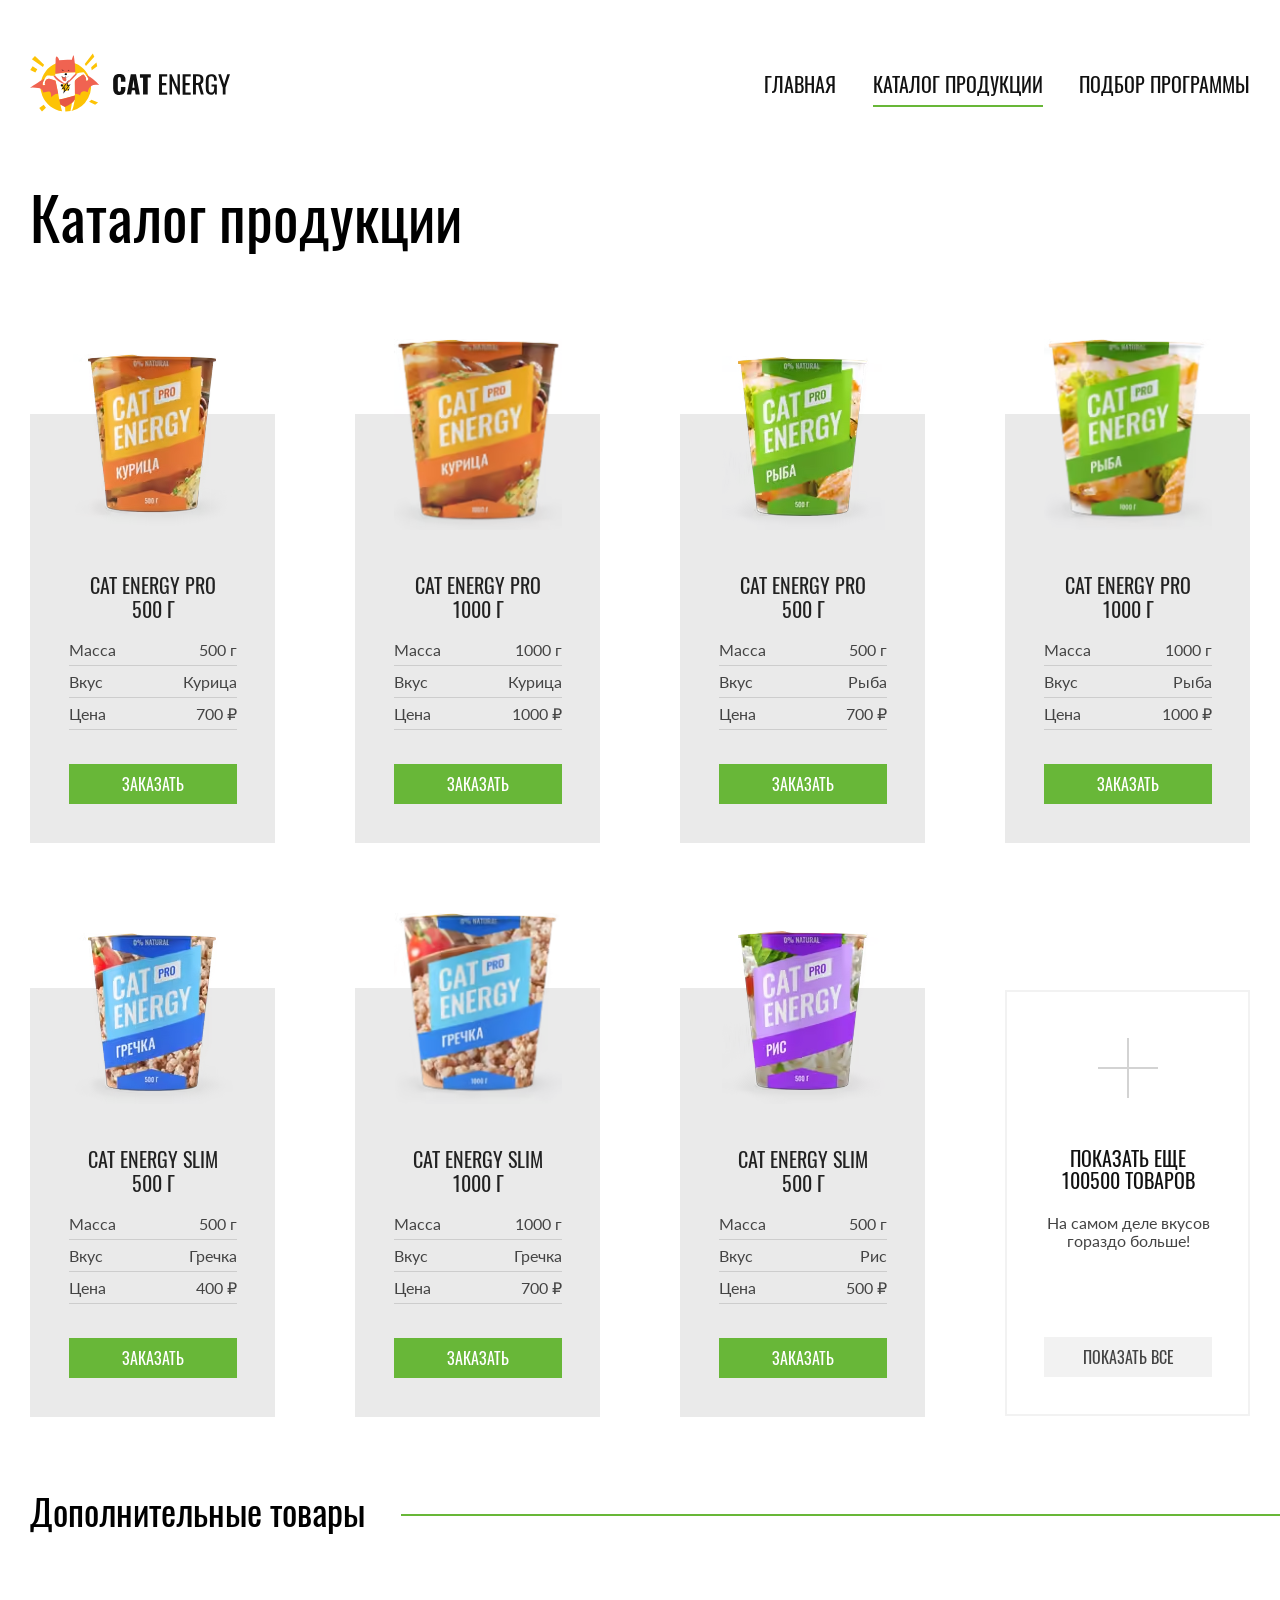
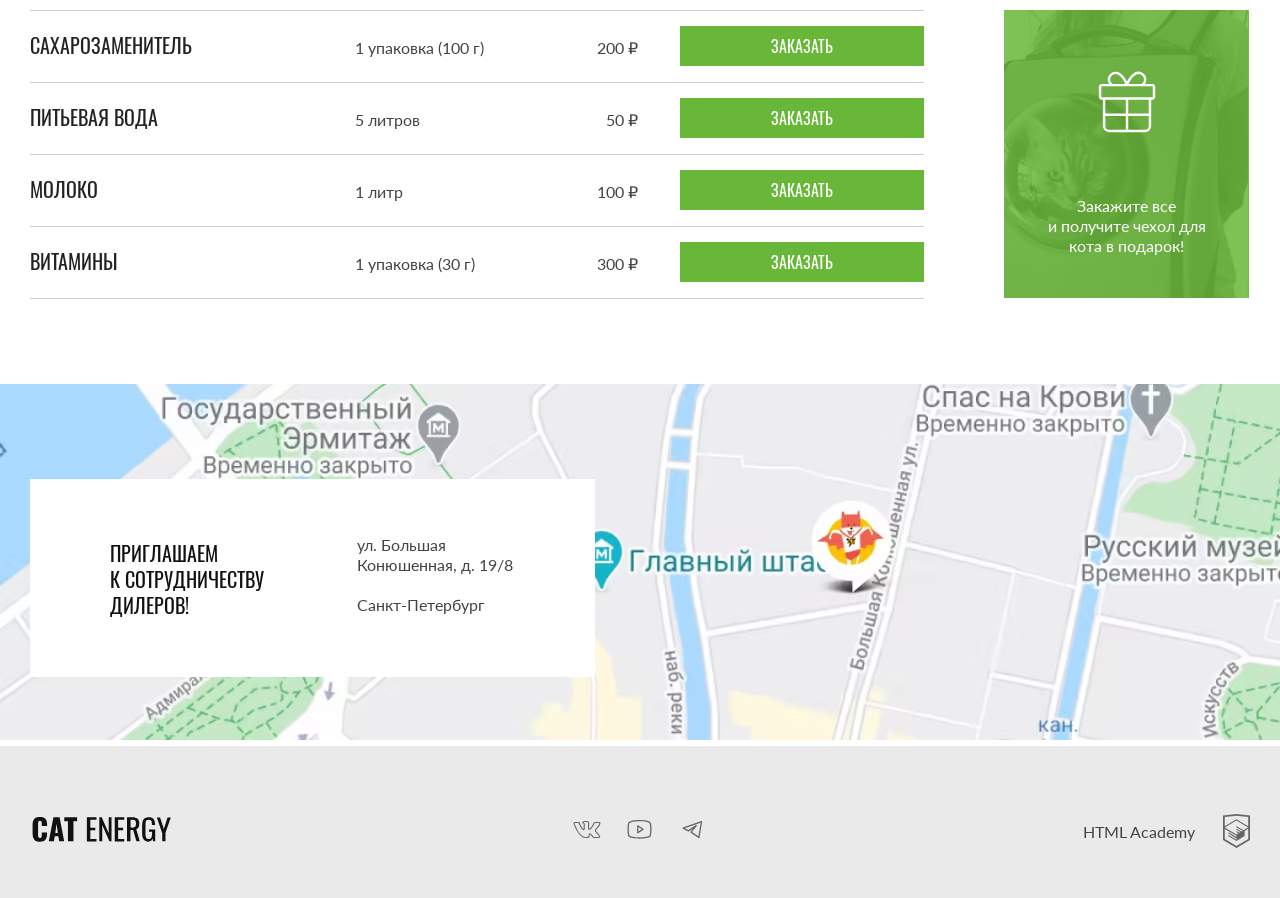
<file: catalog.html>
<!DOCTYPE html><html class="page" lang="ru"><head><meta charset="utf-8"><meta name="viewport" content="width=device-width,initial-scale=1"><title>Cat Energy: Каталог продукции</title><script>function addClass(A){document.documentElement.classList.add(A)}let avif=new Image;function check_webp_feature(a){let e=new Image;e.onload=function(){let A=0<e.width&&0<e.height;a(A)},e.onerror=function(){a(!1)},e.src="[data-uri]"}avif.src="[data-uri]",avif.onload=function(){addClass("avif")},avif.onerror=function(){check_webp_feature(function(A){return addClass(A?"webp":"")})};</script><link rel="preload" href="./fonts/lato-regular.woff2" type="font/woff2" as="font" crossorigin><link rel="preload" href="./fonts/oswald-medium.woff2" type="font/woff2" as="font" crossorigin><link rel="preload" href="./fonts/oswald-regular.woff2" type="font/woff2" as="font" crossorigin><link rel="stylesheet" href="./css/style.css"><link rel="icon" href="favicon.ico"><link rel="icon" href="./favicons/icon.svg" type="image/svg+xml"><link rel="apple-touch-icon" href="./favicons/180.png"><link rel="manifest" href="./manifest.webmanifest"></head><body class="page__body"><header class="main-header"><div class="main-header__container page__centerer"><a class="main-header__logo" href="index.html"><picture><source media="(min-width: 1280px)" srcset="img/logo.svg#logo-icon-desktop" width="71" height="59"><source media="(min-width: 768px)" srcset="img/logo.svg#logo-icon-tablet" width="61" height="51"><img class="main-header__logo-icon" src="img/logo.svg#logo-icon" width="40" height="40" alt="Логотип компании."></picture><img class="main-header__logo-name" src="img/logo.svg#logo-text" width="102" height="19" alt="Логотип компании."></a><nav class="main-header__navigation main-navigation main-navigation--nojs"><button class="main-navigation__toggle" type="button"><span class="visually-hidden">Открыть меню.</span></button><ul class="main-navigation__list site-list"><li class="site-list__item"><a class="site-list__link" href="index.html">Главная</a></li><li class="site-list__item"><a class="site-list__link" href="catalog.html" aria-current="page">Каталог продукции</a></li><li class="site-list__item"><a class="site-list__link" href="form.html">Подбор программы</a></li></ul></nav></div></header><main class="main-content"><h1 class="visually-hidden">Каталог продукции</h1><section class="main-content__products products"><div class="products__container page__centerer"><h2 class="products__title heading">Каталог продукции</h2><ul class="products__list"><li class="products__item product-card"><a class="product-card__link-title" href="#"><h3 class="product-card__title">Cat energy pro 500 г</h3></a><a class="product-card__link-image product-card__link-image--shifted" href="#"><picture><source media="(min-width: 1280px)" srcset="img/can-pro-chicken-500-desktop@1x.avif, img/can-pro-chicken-500-desktop@2x.avif 2x" type="image/avif" width="161" height="172"><source media="(min-width: 768px)" srcset="img/can-pro-chicken-500-tablet@1x.avif, img/can-pro-chicken-500-tablet@2x.avif 2x" type="image/avif" width="161" height="172"><source srcset="img/can-pro-chicken-500-mobile@1x.avif, img/can-pro-chicken-500-mobile@2x.avif 2x" type="image/avif" width="68" height="86"><source media="(min-width: 1280px)" srcset="img/can-pro-chicken-500-desktop@1x.webp, img/can-pro-chicken-500-desktop@2x.webp 2x" type="image/webp" width="161" height="172"><source media="(min-width: 768px)" srcset="img/can-pro-chicken-500-tablet@1x.webp, img/can-pro-chicken-500-tablet@2x.webp 2x" type="image/webp" width="161" height="172"><source srcset="img/can-pro-chicken-500-mobile@1x.webp, img/can-pro-chicken-500-mobile@2x.webp 2x" type="image/webp" width="68" height="86"><source media="(min-width: 1280px)" srcset="img/can-pro-chicken-500-desktop@1x.png, img/can-pro-chicken-500-desktop@2x.png 2x" type="image/png" width="161" height="172"><source media="(min-width: 768px)" srcset="img/can-pro-chicken-500-tablet@1x.png, img/can-pro-chicken-500-tablet@2x.png 2x" type="image/png" width="161" height="172"><img class="product-card__image" src="img/can-pro-chicken-500-mobile@1x.png" srcset="img/can-pro-chicken-500-mobile@2x.png 2x" width="68" height="86" alt="Коробка с кормом."></picture></a><dl class="product-card__parameters-list product-card-parameters-list"><div class="product-card-parameters-list__item"><dt class="product-card-parameters-list__parameter-name">Масса</dt><dd class="product-card-parameters-list__parameter-value">500 г</dd></div><div class="product-card-parameters-list__item"><dt class="product-card-parameters-list__parameter-name">Вкус</dt><dd class="product-card-parameters-list__parameter-value">Курица</dd></div><div class="product-card-parameters-list__item"><dt class="product-card-parameters-list__parameter-name">Цена</dt><dd class="product-card-parameters-list__parameter-value">700 ₽</dd></div></dl><a class="product-card__button button-primary button-primary--catalog" href="form.html">Заказать</a></li><li class="products__item product-card"><a class="product-card__link-title" href="#"><h3 class="product-card__title">Cat energy pro 1000 г</h3></a><a class="product-card__link-image" href="#"><picture><source media="(min-width: 1280px)" srcset="img/can-pro-chicken-1000-desktop@1x.avif, img/can-pro-chicken-1000-desktop@2x.avif 2x" type="image/avif" width="172" height="196"><source media="(min-width: 768px)" srcset="img/can-pro-chicken-1000-tablet@1x.avif, img/can-pro-chicken-1000-tablet@2x.avif 2x" type="image/avif" width="168" height="206"><source srcset="img/can-pro-chicken-1000-mobile@1x.avif, img/can-pro-chicken-1000-mobile@2x.avif 2x" type="image/avif" width="84" height="100"><source media="(min-width: 1280px)" srcset="img/can-pro-chicken-1000-desktop@1x.webp, img/can-pro-chicken-1000-desktop@2x.webp 2x" type="image/webp" width="172" height="196"><source media="(min-width: 768px)" srcset="img/can-pro-chicken-1000-tablet@1x.webp, img/can-pro-chicken-1000-tablet@2x.webp 2x" type="image/webp" width="168" height="206"><source srcset="img/can-pro-chicken-1000-mobile@1x.webp, img/can-pro-chicken-1000-mobile@2x.webp 2x" type="image/webp" width="84" height="100"><source media="(min-width: 1280px)" srcset="img/can-pro-chicken-1000-desktop@1x.png, img/can-pro-chicken-1000-desktop@2x.png 2x" type="image/png" width="172" height="196"><source media="(min-width: 768px)" srcset="img/can-pro-chicken-1000-tablet@1x.png, img/can-pro-chicken-1000-tablet@2x.png 2x" type="image/png" width="168" height="206"><img class="product-card__image" src="img/can-pro-chicken-1000-mobile@1x.png" srcset="img/can-pro-chicken-1000-mobile@2x.png 2x" width="84" height="100" alt="Коробка с кормом."></picture></a><dl class="product-card__parameters-list product-card-parameters-list"><div class="product-card-parameters-list__item"><dt class="product-card-parameters-list__parameter-name">Масса</dt><dd class="product-card-parameters-list__parameter-value">1000 г</dd></div><div class="product-card-parameters-list__item"><dt class="product-card-parameters-list__parameter-name">Вкус</dt><dd class="product-card-parameters-list__parameter-value">Курица</dd></div><div class="product-card-parameters-list__item"><dt class="product-card-parameters-list__parameter-name">Цена</dt><dd class="product-card-parameters-list__parameter-value">1000 ₽</dd></div></dl><a class="product-card__button button-primary button-primary--catalog" href="form.html">Заказать</a></li><li class="products__item product-card"><a class="product-card__link-title" href="#"><h3 class="product-card__title">Cat energy pro 500 г</h3></a><a class="product-card__link-image" href="#"><picture><source media="(min-width: 1280px)" srcset="img/can-pro-fish-500-desktop@1x.avif, img/can-pro-fish-500-desktop@2x.avif 2x" type="image/avif" width="163" height="174"><source media="(min-width: 768px)" srcset="img/can-pro-fish-500-tablet@1x.avif, img/can-pro-fish-500-tablet@2x.avif 2x" type="image/avif" width="163" height="174"><source srcset="img/can-pro-fish-500-mobile@1x.avif, img/can-pro-fish-500-mobile@2x.avif 2x" type="image/avif" width="68" height="78"><source media="(min-width: 1280px)" srcset="img/can-pro-fish-500-desktop@1x.webp, img/can-pro-fish-500-desktop@2x.webp 2x" type="image/webp" width="163" height="174"><source media="(min-width: 768px)" srcset="img/can-pro-fish-500-tablet@1x.webp, img/can-pro-fish-500-tablet@2x.webp 2x" type="image/webp" width="163" height="174"><source srcset="img/can-pro-fish-500-mobile@1x.webp, img/can-pro-fish-500-mobile@2x.webp 2x" type="image/webp" width="68" height="78"><source media="(min-width: 1280px)" srcset="img/can-pro-fish-500-desktop@1x.png, img/can-pro-fish-500-desktop@2x.png 2x" type="image/png" width="163" height="174"><source media="(min-width: 768px)" srcset="img/can-pro-fish-500-tablet@1x.png, img/can-pro-fish-500-tablet@2x.png 2x" type="image/png" width="163" height="174"><img class="product-card__image" src="img/can-pro-fish-500-mobile@1x.png" srcset="img/can-pro-fish-500-mobile@2x.png 2x" width="68" height="78" alt="Коробка с кормом."></picture></a><dl class="product-card__parameters-list product-card-parameters-list"><div class="product-card-parameters-list__item"><dt class="product-card-parameters-list__parameter-name">Масса</dt><dd class="product-card-parameters-list__parameter-value">500 г</dd></div><div class="product-card-parameters-list__item"><dt class="product-card-parameters-list__parameter-name">Вкус</dt><dd class="product-card-parameters-list__parameter-value">Рыба</dd></div><div class="product-card-parameters-list__item"><dt class="product-card-parameters-list__parameter-name">Цена</dt><dd class="product-card-parameters-list__parameter-value">700 ₽</dd></div></dl><a class="product-card__button button-primary button-primary--catalog" href="form.html">Заказать</a></li><li class="products__item product-card"><a class="product-card__link-title" href="#"><h3 class="product-card__title">Cat energy pro 1000 г</h3></a><a class="product-card__link-image" href="#"><picture><source media="(min-width: 1280px)" srcset="img/can-pro-fish-1000-desktop@1x.avif, img/can-pro-fish-1000-desktop@2x.avif 2x" type="image/avif" width="172" height="196"><source media="(min-width: 768px)" srcset="img/can-pro-fish-1000-tablet@1x.avif, img/can-pro-fish-1000-tablet@2x.avif 2x" type="image/avif" width="168" height="200"><source srcset="img/can-pro-fish-1000-mobile@1x.avif, img/can-pro-fish-1000-mobile@2x.avif 2x" type="image/avif" width="84" height="100"><source media="(min-width: 1280px)" srcset="img/can-pro-fish-1000-desktop@1x.webp, img/can-pro-fish-1000-desktop@2x.webp 2x" type="image/webp" width="172" height="196"><source media="(min-width: 768px)" srcset="img/can-pro-fish-1000-tablet@1x.webp, img/can-pro-fish-1000-tablet@2x.webp 2x" type="image/webp" width="168" height="200"><source srcset="img/can-pro-fish-1000-mobile@1x.webp, img/can-pro-fish-1000-mobile@2x.webp 2x" type="image/webp" width="84" height="100"><source media="(min-width: 1280px)" srcset="img/can-pro-fish-1000-desktop@1x.png, img/can-pro-fish-1000-desktop@2x.png 2x" type="image/png" width="172" height="196"><source media="(min-width: 768px)" srcset="img/can-pro-fish-1000-tablet@1x.png, img/can-pro-fish-1000-tablet@2x.png 2x" type="image/png" width="168" height="200"><img class="product-card__image" src="img/can-pro-fish-1000-mobile@1x.png" srcset="img/can-pro-fish-1000-mobile@2x.png 2x" width="84" height="100" alt="Коробка с кормом."></picture></a><dl class="product-card__parameters-list product-card-parameters-list"><div class="product-card-parameters-list__item"><dt class="product-card-parameters-list__parameter-name">Масса</dt><dd class="product-card-parameters-list__parameter-value">1000 г</dd></div><div class="product-card-parameters-list__item"><dt class="product-card-parameters-list__parameter-name">Вкус</dt><dd class="product-card-parameters-list__parameter-value">Рыба</dd></div><div class="product-card-parameters-list__item"><dt class="product-card-parameters-list__parameter-name">Цена</dt><dd class="product-card-parameters-list__parameter-value">1000 ₽</dd></div></dl><a class="product-card__button button-primary button-primary--catalog" href="form.html">Заказать</a></li><li class="products__item product-card"><a class="product-card__link-title" href="#"><h3 class="product-card__title">Cat energy slim 500 г</h3></a><a class="product-card__link-image" href="#"><picture><source media="(min-width: 1280px)" srcset="img/can-slim-buckwheat-500-desktop@1x.avif, img/can-slim-buckwheat-500-desktop@2x.avif 2x" type="image/avif" width="161" height="171"><source media="(min-width: 768px)" srcset="img/can-slim-buckwheat-500-tablet@1x.avif, img/can-slim-buckwheat-500-tablet@2x.avif 2x" type="image/avif" width="161" height="171"><source srcset="img/can-slim-buckwheat-500-mobile@1x.avif, img/can-slim-buckwheat-500-mobile@2x.avif 2x" type="image/avif" width="68" height="78"><source media="(min-width: 1280px)" srcset="img/can-slim-buckwheat-500-desktop@1x.webp, img/can-slim-buckwheat-500-desktop@2x.webp 2x" type="image/webp" width="161" height="171"><source media="(min-width: 768px)" srcset="img/can-slim-buckwheat-500-tablet@1x.webp, img/can-slim-buckwheat-500-tablet@2x.webp 2x" type="image/webp" width="161" height="171"><source srcset="img/can-slim-buckwheat-500-mobile@1x.webp, img/can-slim-buckwheat-500-mobile@2x.webp 2x" type="image/webp" width="68" height="78"><source media="(min-width: 1280px)" srcset="img/can-slim-buckwheat-500-desktop@1x.png, img/can-slim-buckwheat-500-desktop@2x.png 2x" type="image/png" width="161" height="171"><source media="(min-width: 768px)" srcset="img/can-slim-buckwheat-500-tablet@1x.png, img/can-slim-buckwheat-500-tablet@2x.png 2x" type="image/png" width="161" height="171"><img class="product-card__image" src="img/can-slim-buckwheat-500-mobile@1x.png" srcset="img/can-slim-buckwheat-500-mobile@2x.png 2x" width="68" height="78" alt="Коробка с кормом."></picture></a><dl class="product-card__parameters-list product-card-parameters-list"><div class="product-card-parameters-list__item"><dt class="product-card-parameters-list__parameter-name">Масса</dt><dd class="product-card-parameters-list__parameter-value">500 г</dd></div><div class="product-card-parameters-list__item"><dt class="product-card-parameters-list__parameter-name">Вкус</dt><dd class="product-card-parameters-list__parameter-value">Гречка</dd></div><div class="product-card-parameters-list__item"><dt class="product-card-parameters-list__parameter-name">Цена</dt><dd class="product-card-parameters-list__parameter-value">400 ₽</dd></div></dl><a class="product-card__button button-primary button-primary--catalog" href="form.html">Заказать</a></li><li class="products__item product-card"><a class="product-card__link-title" href="#"><h3 class="product-card__title">Cat energy slim 1000 г</h3></a><a class="product-card__link-image" href="#"><picture><source media="(min-width: 1280px)" srcset="img/can-slim-buckwheat-1000-desktop@1x.avif, img/can-slim-buckwheat-1000-desktop@2x.avif 2x" type="image/avif" width="172" height="196"><source media="(min-width: 768px)" srcset="img/can-slim-buckwheat-1000-tablet@1x.avif, img/can-slim-buckwheat-1000-tablet@2x.avif 2x" type="image/avif" width="168" height="200"><source srcset="img/can-slim-buckwheat-1000-mobile@1x.avif, img/can-slim-buckwheat-1000-mobile@2x.avif 2x" type="image/avif" width="84" height="100"><source media="(min-width: 1280px)" srcset="img/can-slim-buckwheat-1000-desktop@1x.webp, img/can-slim-buckwheat-1000-desktop@2x.webp 2x" type="image/webp" width="172" height="196"><source media="(min-width: 768px)" srcset="img/can-slim-buckwheat-1000-tablet@1x.webp, img/can-slim-buckwheat-1000-tablet@2x.webp 2x" type="image/webp" width="168" height="200"><source srcset="img/can-slim-buckwheat-1000-mobile@1x.webp, img/can-slim-buckwheat-1000-mobile@2x.webp 2x" type="image/webp" width="84" height="100"><source media="(min-width: 1280px)" srcset="img/can-slim-buckwheat-1000-desktop@1x.png, img/can-slim-buckwheat-1000-desktop@2x.png 2x" type="image/png" width="172" height="196"><source media="(min-width: 768px)" srcset="img/can-slim-buckwheat-1000-tablet@1x.png, img/can-slim-buckwheat-1000-tablet@2x.png 2x" type="image/png" width="168" height="200"><img class="product-card__image" src="img/can-slim-buckwheat-1000-mobile@1x.png" srcset="img/can-slim-buckwheat-1000-mobile@2x.png 2x" width="84" height="100" alt="Коробка с кормом."></picture></a><dl class="product-card__parameters-list product-card-parameters-list"><div class="product-card-parameters-list__item"><dt class="product-card-parameters-list__parameter-name">Масса</dt><dd class="product-card-parameters-list__parameter-value">1000 г</dd></div><div class="product-card-parameters-list__item"><dt class="product-card-parameters-list__parameter-name">Вкус</dt><dd class="product-card-parameters-list__parameter-value">Гречка</dd></div><div class="product-card-parameters-list__item"><dt class="product-card-parameters-list__parameter-name">Цена</dt><dd class="product-card-parameters-list__parameter-value">700 ₽</dd></div></dl><a class="product-card__button button-primary button-primary--catalog" href="form.html">Заказать</a></li><li class="products__item product-card"><a class="product-card__link-title" href="#"><h3 class="product-card__title">Cat energy slim 500 г</h3></a><a class="product-card__link-image" href="#"><picture><source media="(min-width: 1280px)" srcset="img/can-slim-rice-500-desktop@1x.avif, img/can-slim-rice-500-desktop@2x.avif 2x" type="image/avif" width="163" height="174"><source media="(min-width: 768px)" srcset="img/can-slim-rice-500-tablet@1x.avif, img/can-slim-rice-500-tablet@2x.avif 2x" type="image/avif" width="163" height="174"><source srcset="img/can-slim-rice-500-mobile@1x.avif, img/can-slim-rice-500-mobile@2x.avif 2x" type="image/avif" width="72" height="84"><source media="(min-width: 1280px)" srcset="img/can-slim-rice-500-desktop@1x.webp, img/can-slim-rice-500-desktop@2x.webp 2x" type="image/webp" width="163" height="174"><source media="(min-width: 768px)" srcset="img/can-slim-rice-500-tablet@1x.webp, img/can-slim-rice-500-tablet@2x.webp 2x" type="image/webp" width="163" height="174"><source srcset="img/can-slim-rice-500-mobile@1x.webp, img/can-slim-rice-500-mobile@2x.webp 2x" type="image/webp" width="72" height="84"><source media="(min-width: 1280px)" srcset="img/can-slim-rice-500-desktop@1x.png, img/can-slim-rice-500-desktop@2x.png 2x" type="image/png" width="163" height="174"><source media="(min-width: 768px)" srcset="img/can-slim-rice-500-tablet@1x.png, img/can-slim-rice-500-tablet@2x.png 2x" type="image/png" width="163" height="174"><img class="product-card__image" src="img/can-slim-rice-500-mobile@1x.png" srcset="img/can-slim-rice-500-mobile@2x.png 2x" width="72" height="84" alt="Коробка с кормом."></picture></a><dl class="product-card__parameters-list product-card-parameters-list"><div class="product-card-parameters-list__item"><dt class="product-card-parameters-list__parameter-name">Масса</dt><dd class="product-card-parameters-list__parameter-value">500 г</dd></div><div class="product-card-parameters-list__item"><dt class="product-card-parameters-list__parameter-name">Вкус</dt><dd class="product-card-parameters-list__parameter-value">Рис</dd></div><div class="product-card-parameters-list__item"><dt class="product-card-parameters-list__parameter-name">Цена</dt><dd class="product-card-parameters-list__parameter-value">500 ₽</dd></div></dl><a class="product-card__button button-primary button-primary--catalog" href="form.html">Заказать</a></li><li class="products__item product-card show-all"><p class="show-all__title product-card__title">Показать еще 100500 товаров</p><p class="show-all__text">На самом деле вкусов гораздо больше!</p><a class="show-all__button button-secondary" href="#">Показать все</a></li></ul></div></section><section class="main-content__additional-products additional-products"><div class="page__centerer additional-products__container"><h2 class="additional-products__title marked-heading">Дополнительные товары</h2><ul class="additional-products__list additional-products-list"><li class="additional-products-list__item additional-product-card"><div class="additional-product-card__wrapper"><a class="additional-product-card__link" href="#"><h3 class="additional-product-card__title">Сахарозаменитель</h3></a><dl class="additional-product-card__amount-wrapper additional-product-card-amount-wrapper"><dt class="additional-product-card__product-size additional-product-card-amount-wrapper__item">1 упаковка (100 г)</dt><dd class="additional-product-card__product-price additional-product-card-amount-wrapper__item">200 ₽</dd></dl></div><a class="additional-product-card__button button-primary button-primary--catalog" href="#">Заказать</a></li><li class="additional-products-list__item additional-product-card"><div class="additional-product-card__wrapper"><a class="additional-product-card__link" href="#"><h3 class="additional-product-card__title">Питьевая вода</h3></a><dl class="additional-product-card__amount-wrapper additional-product-card-amount-wrapper"><dt class="additional-product-card__product-size additional-product-card-amount-wrapper__item">5 литров</dt><dd class="additional-product-card__product-price additional-product-card-amount-wrapper__item">50 ₽</dd></dl></div><a class="additional-product-card__button button-primary button-primary--catalog" href="#">Заказать</a></li><li class="additional-products-list__item additional-product-card"><div class="additional-product-card__wrapper"><a class="additional-product-card__link" href="#"><h3 class="additional-product-card__title">Молоко</h3></a><dl class="additional-product-card__amount-wrapper additional-product-card-amount-wrapper"><dt class="additional-product-card__product-size additional-product-card-amount-wrapper__item">1 литр</dt><dd class="additional-product-card__product-price additional-product-card-amount-wrapper__item">100 ₽</dd></dl></div><a class="additional-product-card__button button-primary button-primary--catalog" href="#">Заказать</a></li><li class="additional-products-list__item additional-product-card"><div class="additional-product-card__wrapper"><a class="additional-product-card__link" href="#"><h3 class="additional-product-card__title">Витамины</h3></a><dl class="additional-product-card__amount-wrapper additional-product-card-amount-wrapper"><dt class="additional-product-card__product-size additional-product-card-amount-wrapper__item">1 упаковка (30 г)</dt><dd class="additional-product-card__product-price additional-product-card-amount-wrapper__item">300 ₽</dd></dl></div><a class="additional-product-card__button button-primary button-primary--catalog" href="#">Заказать</a></li></ul><div class="additional-products__offer gift-offer-card"><p class="gift-offer-card__text">Закажите все<br>и получите чехол для<br>кота в подарок!</p></div></div></section><section class="main-content__address address"><div class="page__centerer address__container"><h2 class="visually-hidden">Адрес компании.</h2><p class="address__title highlighted-text">Приглашаем<br>к сотрудничеству дилеров!</p><address class="address__text">ул. Большая Конюшенная, д. 19/8 <span class="address__city">Санкт-Петербург</span></address></div></section><section class="main-content__company-location-on-map location"><h2 class="visually-hidden">Местоположение компании на карте.</h2><picture><source media="(min-width: 1280px)" srcset="img/map-desktop@1x.avif, img/map-desktop@2x.avif 2x" type="image/avif" width="1220" height="400"><source media="(min-width: 768px)" srcset="img/map-tablet@1x.avif, img/map-tablet@2x.avif 2x" type="image/avif" width="768" height="400"><source srcset="img/map-mobile@1x.avif, img/map-mobile@2x.avif 2x" type="image/avif" width="320" height="362"><source media="(min-width: 1280px)" srcset="img/map-desktop@1x.webp, img/map-desktop@2x.webp 2x" type="image/webp" width="1220" height="400"><source media="(min-width: 768px)" srcset="img/map-tablet@1x.webp, img/map-tablet@2x.webp 2x" type="image/webp" width="768" height="400"><source srcset="img/map-mobile@1x.webp, img/map-mobile@2x.webp 2x" type="image/webp" width="320" height="362"><source media="(min-width: 1280px)" srcset="img/map-desktop@1x.jpg, img/map-desktop@2x.jpg 2x" type="image/jpg" width="1220" height="400"><source media="(min-width: 768px)" srcset="img/map-tablet@1x.jpg, img/map-tablet@2x.jpg 2x" type="image/jpg" width="768" height="400"><img class="location__map" src="img/map-mobile@1x.jpg" srcset="img/map-mobile@2x.jpg 2x" width="320" height="362" alt="Местоположение компании на карте."></picture></section></main><footer class="main-footer"><div class="main-footer__container page__centerer"><a class="main-footer__logo" href="index.html"><svg class="main-footer__logo-img" role="img" aria-label="Логотип Cat Energy" focusable="false"><use href="img/logo.svg#logo-text"></use></svg></a><ul class="main-footer__socials socials"><li class="socials__item"><a class="socials__link" href="https://vk.com/htmlacademy"><span class="visually-hidden">Ссылка на Вконтакте.</span></a></li><li class="socials__item"><a class="socials__link" href="https://www.youtube.com/user/htmlacademyru"><span class="visually-hidden">Ссылка на Ютуб.</span></a></li><li class="socials__item"><a class="socials__link" href="https://t.me/htmlacademy"><span class="visually-hidden">Ссылка на Телеграм.</span></a></li></ul><a class="main-footer__copyright copyright-link"><p class="copyright-link__title">HTML Academy</p></a></div></footer><script src="./js/navigation.js"></script><script src="./js/slider.js"></script></body></html>
</file>
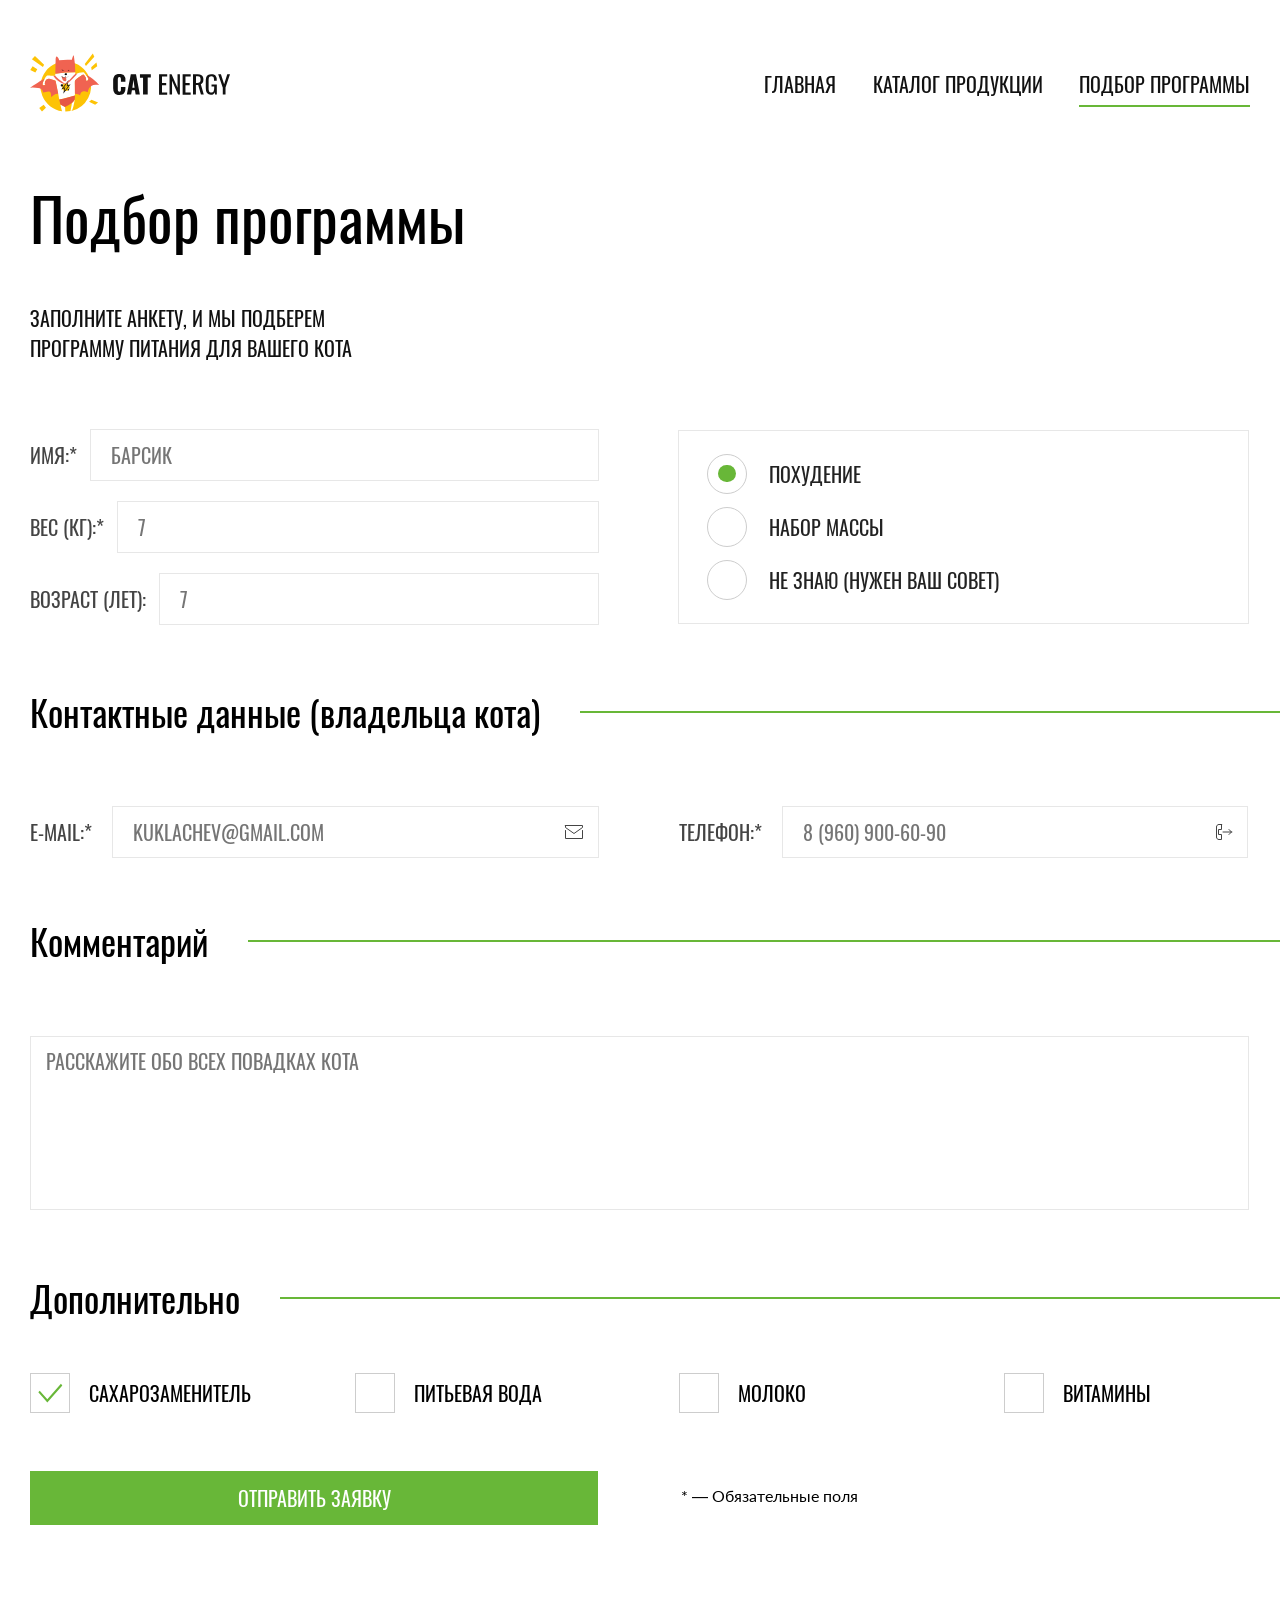
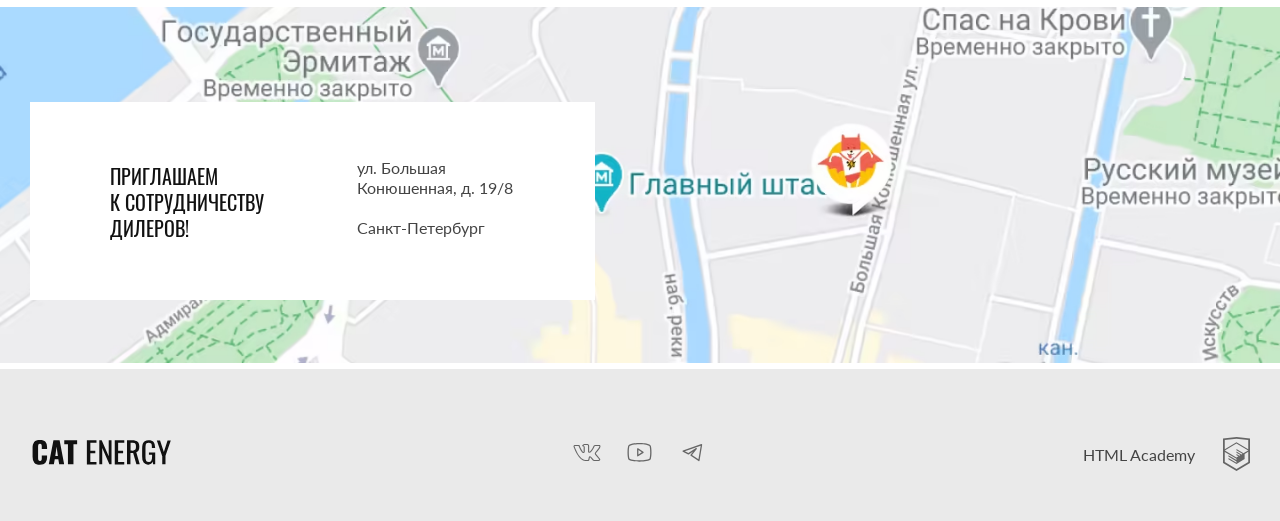
<file: form.html>
<!DOCTYPE html><html class="page" lang="ru"><head><meta charset="utf-8"><meta name="viewport" content="width=device-width,initial-scale=1"><title>Cat Energy: Подбор программы</title><script>function addClass(A){document.documentElement.classList.add(A)}let avif=new Image;function check_webp_feature(a){let e=new Image;e.onload=function(){let A=0<e.width&&0<e.height;a(A)},e.onerror=function(){a(!1)},e.src="[data-uri]"}avif.src="[data-uri]",avif.onload=function(){addClass("avif")},avif.onerror=function(){check_webp_feature(function(A){return addClass(A?"webp":"")})};</script><link rel="preload" href="./fonts/lato-regular.woff2" type="font/woff2" as="font" crossorigin><link rel="preload" href="./fonts/oswald-medium.woff2" type="font/woff2" as="font" crossorigin><link rel="preload" href="./fonts/oswald-regular.woff2" type="font/woff2" as="font" crossorigin><link rel="stylesheet" href="./css/style.css"><link rel="icon" href="favicon.ico"><link rel="icon" href="./favicons/icon.svg" type="image/svg+xml"><link rel="apple-touch-icon" href="./favicons/180.png"><link rel="manifest" href="./manifest.webmanifest"></head><body class="page__body"><header class="main-header"><div class="main-header__container page__centerer"><a class="main-header__logo" href="index.html"><picture><source media="(min-width: 1280px)" srcset="img/logo.svg#logo-icon-desktop" width="71" height="59"><source media="(min-width: 768px)" srcset="img/logo.svg#logo-icon-tablet" width="61" height="51"><img class="main-header__logo-icon" src="img/logo.svg#logo-icon" width="40" height="40" alt="Логотип компании."></picture><img class="main-header__logo-name" src="img/logo.svg#logo-text" width="102" height="19" alt="Логотип компании."></a><nav class="main-header__navigation main-navigation main-navigation--nojs"><button class="main-navigation__toggle" type="button"><span class="visually-hidden">Открыть меню.</span></button><ul class="main-navigation__list site-list"><li class="site-list__item"><a class="site-list__link" href="index.html">Главная</a></li><li class="site-list__item"><a class="site-list__link" href="catalog.html">Каталог продукции</a></li><li class="site-list__item"><a class="site-list__link" href="form.html" aria-current="page">Подбор программы</a></li></ul></nav></div></header><main class="main-content"><h1 class="visually-hidden">Подбор программы</h1><section class="main-content__service service"><div class="service__container page__centerer"><h2 class="service__title heading">Подбор программы</h2><p class="service__text highlighted-text">Заполните анкету, и мы подберем<br>программу питания для вашего кота</p><form class="service__form service-form" action="https://echo.htmlacademy.ru/" method="post"><div class="service-form__wrapper"><fieldset class="service-form__fieldset cat-data"><legend class="visually-hidden">Данные о котике.</legend><div class="cat-data__wrapper"><label class="cat-data__label input-text-field-label" for="cat-name">Имя:*</label> <input class="cat-data__input input-text-field" type="text" name="cat-name" placeholder="барсик" id="cat-name" required></div><div class="cat-data__wrapper"><label class="cat-data__label input-text-field-label" for="cat-weight">Вес (кг):*</label> <input class="cat-data__input input-text-field" type="number" name="cat-weight" placeholder="7" id="cat-weight" required></div><div class="cat-data__wrapper"><label class="cat-data__label input-text-field-label" for="cat-age">Возраст (лет):</label> <input class="cat-data__input input-text-field" type="number" name="cat-age" placeholder="7" id="cat-age"></div></fieldset><fieldset class="service-form__fieldset feed-plan"><legend class="visually-hidden">План питания.</legend><div class="feed-plan__wrapper"><input class="feed-plan__input input-radio" type="radio" name="feed-plan-name" id="plan-slim" value="plan-slim" checked="checked"> <label class="feed-plan__label input-radio-label" for="plan-slim">Похудение</label></div><div class="feed-plan__wrapper"><input class="feed-plan__input input-radio" type="radio" name="feed-plan-name" id="plan-pro" value="plan-pro"> <label class="feed-plan__label input-radio-label" for="plan-pro">Набор массы</label></div><div class="feed-plan__wrapper"><input class="feed-plan__input input-radio" type="radio" name="feed-plan-name" id="plan-none" value="plan-none"> <label class="feed-plan__label input-radio-label" for="plan-none">Не знаю (нужен ваш совет)</label></div></fieldset></div><fieldset class="service-form__fieldset cat-owner-data"><legend class="cat-owner-data__legend form-legend marked-heading">Контактные данные (владельца кота)</legend><ul class="cat-owner-data__list"><li class="cat-owner-data__item"><label class="cat-owner-data__label input-text-field-label" for="cat-owner-email">E-mail:*</label> <input class="cat-owner-data__input input-text-field" type="email" name="cat-owner-email" placeholder="kuklachev@gmail.com" id="cat-owner-email" required> <span class="cat-owner-data__input-icon"></span></li><li class="cat-owner-data__item"><label class="cat-owner-data__label input-text-field-label" for="cat-owner-phone">Телефон:*</label> <input class="cat-owner-data__input input-text-field" type="tel" name="cat-owner-phone" placeholder="8 (960) 900-60-90" id="cat-owner-phone" required> <span class="cat-owner-data__input-icon cat-owner-data__input-icon--phone-icon"></span></li></ul></fieldset><div class="service-form__fieldset comment"><label class="comment__legend form-legend marked-heading" for="comment-text">Комментарий</label> <textarea class="comment__input input-text-field textarea" id="comment-text" name="comment-text" placeholder="Расскажите обо всех повадках кота"></textarea></div><fieldset class="service-form__fieldset additional-service"><legend class="additional-service__legend form-legend marked-heading">Дополнительно</legend><ul class="additional-service__list"><li class="additional-service__item"><input class="additional-service__input input-checkbox" type="checkbox" name="additional-service" id="additional-service-sugar-substitute" value="sugar-substitute" checked="checked"> <label class="additional-service__label input-checkbox-label" for="additional-service-sugar-substitute">Сахарозаменитель</label></li><li class="additional-service__item"><input class="additional-service__input input-checkbox" type="checkbox" name="additional-service" id="additional-service-drinking-water" value="drinking-water"> <label class="additional-service__label input-checkbox-label" for="additional-service-drinking-water">Питьевая вода</label></li><li class="additional-service__item"><input class="additional-service__input input-checkbox" type="checkbox" name="additional-service" id="additional-service-milk" value="milk"> <label class="additional-service__label input-checkbox-label" for="additional-service-milk">Молоко</label></li><li class="additional-service__item"><input class="additional-service__input input-checkbox" type="checkbox" name="additional-service" id="additional-service-vitamins" value="vitamins"> <label class="additional-service__label input-checkbox-label" for="additional-service-vitamins">Витамины</label></li></ul></fieldset><div class="service-form__wrapper service-form__wrapper--note"><button class="service-form__button button-primary" type="submit">Отправить заявку</button><p class="service-form__note">* — Обязательные поля</p></div></form></div></section><section class="main-content__address address"><div class="page__centerer address__container"><h2 class="visually-hidden">Адрес компании.</h2><p class="address__title highlighted-text">Приглашаем<br>к сотрудничеству дилеров!</p><address class="address__text">ул. Большая Конюшенная, д. 19/8 <span class="address__city">Санкт-Петербург</span></address></div></section><section class="main-content__company-location-on-map location"><h2 class="visually-hidden">Местоположение компании на карте.</h2><picture><source media="(min-width: 1280px)" srcset="img/map-desktop@1x.avif, img/map-desktop@2x.avif 2x" type="image/avif" width="1220" height="400"><source media="(min-width: 768px)" srcset="img/map-tablet@1x.avif, img/map-tablet@2x.avif 2x" type="image/avif" width="768" height="400"><source srcset="img/map-mobile@1x.avif, img/map-mobile@2x.avif 2x" type="image/avif" width="320" height="362"><source media="(min-width: 1280px)" srcset="img/map-desktop@1x.webp, img/map-desktop@2x.webp 2x" type="image/webp" width="1220" height="400"><source media="(min-width: 768px)" srcset="img/map-tablet@1x.webp, img/map-tablet@2x.webp 2x" type="image/webp" width="768" height="400"><source srcset="img/map-mobile@1x.webp, img/map-mobile@2x.webp 2x" type="image/webp" width="320" height="362"><source media="(min-width: 1280px)" srcset="img/map-desktop@1x.jpg, img/map-desktop@2x.jpg 2x" type="image/jpg" width="1220" height="400"><source media="(min-width: 768px)" srcset="img/map-tablet@1x.jpg, img/map-tablet@2x.jpg 2x" type="image/jpg" width="768" height="400"><img class="location__map" src="img/map-mobile@1x.jpg" srcset="img/map-mobile@2x.jpg 2x" width="320" height="362" alt="Местоположение компании на карте."></picture></section></main><footer class="main-footer"><div class="main-footer__container page__centerer"><a class="main-footer__logo" href="index.html"><svg class="main-footer__logo-img" role="img" aria-label="Логотип Cat Energy" focusable="false"><use href="img/logo.svg#logo-text"></use></svg></a><ul class="main-footer__socials socials"><li class="socials__item"><a class="socials__link" href="https://vk.com/htmlacademy"><span class="visually-hidden">Ссылка на Вконтакте.</span></a></li><li class="socials__item"><a class="socials__link" href="https://www.youtube.com/user/htmlacademyru"><span class="visually-hidden">Ссылка на Ютуб.</span></a></li><li class="socials__item"><a class="socials__link" href="https://t.me/htmlacademy"><span class="visually-hidden">Ссылка на Телеграм.</span></a></li></ul><a class="main-footer__copyright copyright-link"><p class="copyright-link__title">HTML Academy</p></a></div></footer><script src="./js/navigation.js"></script><script src="./js/slider.js"></script></body></html>
</file>
<file: css/style.css>
@font-face{font-family:"Oswald";font-style:normal;font-weight:400;font-display:swap;src:url(../fonts/oswald-regular.woff2)format("woff2"),url(../fonts/oswald-regular.woff)format("woff")}@font-face{font-family:"Oswald";font-style:normal;font-weight:500;font-display:swap;src:url(../fonts/oswald-medium.woff2)format("woff2"),url(../fonts/oswald-medium.woff)format("woff")}@font-face{font-family:"Lato";font-style:normal;font-weight:400;font-display:swap;src:url(../fonts/lato-regular.woff2)format("woff2"),url(../fonts/lato-regular.woff)format("woff")}:root{--main-font:"Lato", "Arial", sans-serif;--accent-font:"Oswald", "Arial", sans-serif;--main-text-color:#444444;--second-text-color:#000000;--main-bg-color:#ffffff;--second-bg-color:#eaeaea}img{height:auto;max-width:100%;object-fit:contain}.page{background-color:var(--main-bg-color);font-family:var(--main-font);font-style:normal;font-weight:400;font-size:14px;line-height:18px;color:var(--main-text-color)}@media (min-width:768px){.page{font-size:16px;line-height:24px}}.page__centerer{--indent-min:20;--indent-max:30;--vp-min:320;--vp-max:768;--increment-indent:calc(var(--indent-max) - var(--indent-min));--increment-vp:calc(var(--vp-max) - var(--vp-min));--content-indent:calc(var(--indent-min) * 1px + var(--increment-indent) * (100vw - var(--vp-min) * 1px) / var(--increment-vp));margin-inline:var(--content-indent)}@media (min-width:768px){.page__centerer{--content-indent:calc(var(--indent-max) * 1px)}}@media (min-width:1280px){.page__centerer{--content-indent:auto;width:1220px}}.page__body{margin:0;min-height:100vh;display:grid;grid-template-rows:auto 1fr auto}.additional-product-card-amount-wrapper{display:flex;justify-content:space-between;padding:0;margin:0}@media (min-width:768px){.additional-product-card-amount-wrapper{min-width:225px;justify-content:flex-end}}@media (min-width:1280px){.additional-product-card-amount-wrapper{width:285px;justify-content:space-between}}@media (min-width:768px){.additional-product-card-amount-wrapper__item{font-weight:400;font-size:16px;line-height:20px;margin:0}}.additional-product-card{display:flex;flex-direction:column;position:relative}@media (min-width:768px){.additional-product-card{padding:26px 38px 28px;outline-offset:-.5px;outline:1px solid #cdcdcd}}@media (min-width:1280px){.additional-product-card{display:grid;grid-template-columns:285px 285px 244px;column-gap:40px;align-items:center;outline:0;padding:0}.additional-product-card::after,.additional-product-card::before{position:absolute;content:"";height:1px;width:100%;background-color:#cdcdcd}.additional-product-card::before{top:0}.additional-product-card::after{bottom:-1px}}@media (min-width:768px){.additional-product-card__wrapper{display:flex;align-items:baseline;justify-content:space-between}}@media (min-width:1280px){.additional-product-card__wrapper{grid-column-start:1;grid-column-end:3}}.additional-product-card__amount-wrapper{margin:0 0 13px}@media (min-width:768px){.additional-product-card__amount-wrapper{margin-bottom:0}}@media (min-width:1280px){.additional-product-card__amount-wrapper{justify-content:space-between}}.additional-product-card__link{text-decoration:none;font-family:var(--accent-font);line-height:16px;text-transform:uppercase;color:#222;margin-bottom:10px;display:block}@media (min-width:1280px){.additional-product-card__link{margin:0}}.additional-product-card__title{font-weight:400;font-size:16px;margin:0;padding:0}@media (min-width:768px){.additional-product-card__title{font-weight:400;font-size:20px;line-height:20px}}.additional-product-card__button{font-weight:400;font-size:16px;line-height:20px}@media (min-width:768px){.additional-product-card__button{margin-top:15px}}@media (min-width:1280px){.additional-product-card__button{margin-top:0}}@media (min-width:768px){.additional-product-card__product-price{min-width:91px;text-align:end;margin-right:2px}}.additional-products-list{list-style:none;display:flex;flex-direction:column;gap:31px;margin:0;padding:0}@media (min-width:768px){.additional-products-list{gap:0}}@media (min-width:1280px){.additional-products-list{display:grid;grid-auto-rows:72px}}.additional-products-list__item{position:relative}@media (max-width:767.9px){.additional-products-list__item::after{content:"";background-color:#ebebeb;height:1px;width:100%;position:absolute;bottom:-19px;left:0}}.additional-products{width:100%}.additional-products__container{display:flex;flex-direction:column}@media (min-width:768px){.additional-products__container{flex-wrap:wrap;margin-top:40px}}@media (min-width:1280px){.additional-products__container{flex-direction:row;flex-wrap:wrap;margin-top:50px}}.additional-products__title{position:relative;width:100%;font-family:var(--accent-font);font-style:normal;font-weight:400;font-size:24px;line-height:24px;color:var(--second-text-color);padding:0;margin:26px 0 36px;flex-grow:1}@media (min-width:768px){.additional-products__title{font-weight:400;font-size:36px;line-height:36px;width:unset;margin-left:20px;margin-bottom:28px;padding-left:16px;padding-right:16px;padding-bottom:8px}}@media (min-width:1280px){.additional-products__title{margin-left:-16px;flex-grow:unset;margin-bottom:14px}}@media (max-width:767.9px){.additional-products__title::after{content:"";background-color:#ebebeb;height:1px;width:calc(100vw - 40px);position:absolute;bottom:-36px;left:0}}.additional-products__list{margin-top:14px;margin-bottom:52px}@media (min-width:768px){.additional-products__list{margin-top:45px;margin-bottom:69px}}@media (min-width:1280px){.additional-products__list{margin-bottom:0;margin-top:59px}}.additional-products__offer{margin-bottom:35px;margin-left:auto;margin-right:auto}@media (min-width:1280px){.additional-products__offer{margin:0 auto 0 80px;align-self:flex-end}}.additional-service{margin:0;padding:0 0 34px}@media (min-width:768px){.additional-service{margin-bottom:20px}}.additional-service__item{display:flex;gap:16px;align-items:center}@media (min-width:768px){.additional-service__item{gap:19px}}.additional-service__legend{margin:0 0 34px}@media (min-width:768px){.additional-service__legend{margin-bottom:57px;padding-left:20px;margin-left:-20px;padding-right:20px;margin-right:-20px}}.additional-service__list{list-style:none;margin:0;padding:0;display:flex;flex-direction:column;gap:12px;justify-content:center}@media (min-width:768px){.additional-service__list{display:grid;grid-template-columns:1fr 1fr;row-gap:32px;column-gap:20px}}@media (min-width:1280px){.additional-service__list{grid-template-columns:1fr 1fr 1fr 1fr;column-gap:45px}}.address{margin:0;padding:0;position:relative;background-color:#f2f2f2}@media (min-width:1280px){.address{background-color:#fff}}.address--light{background-color:#fff}.address__container{display:flex;align-items:center;justify-content:space-between;padding:26px 0}@media (min-width:768px){.address__container{padding:60px 40px}}@media (min-width:1280px){.address__container{position:absolute;align-items:unset;box-sizing:border-box;justify-content:unset;width:565px;min-height:198px;background-color:#fff;padding:56px 80px 40px;top:95px;left:calc(50vw - 610px)}}.address__title{width:139px;margin:0}@media (min-width:768px){.address__title{width:200px}}@media (min-width:1280px){.address__title{margin-top:5px}}.address__text{font-style:inherit;line-height:20px;width:139px}@media (min-width:768px){.address__text{font-weight:400;font-size:16px;line-height:20px;text-align:end;width:160px;display:flex;flex-direction:column;gap:20px;margin-top:-10px}}@media (min-width:1280px){.address__text{text-align:start;word-wrap:break-word;width:160px;margin-left:50px;margin-top:0}}.button-primary{box-sizing:border-box;-webkit-appearance:none;appearance:none;text-decoration:none;border:0;text-transform:uppercase;text-align:center;font-family:var(--accent-font);color:#fff;background-color:#68b738;padding:11px 44px;display:block}@media (min-width:768px){.button-primary{font-weight:400;font-size:20px;line-height:20px;padding:17px 26px}}.button-primary--catalog{font-weight:400;font-size:16px;line-height:20px;padding:10px 44px}.button-primary:active,.button-primary:hover{background-color:#5eaa2f}.button-primary:active{color:rgba(255,255,255,.3)}.button-secondary{text-decoration:none;font-family:var(--accent-font);font-size:16px;line-height:20px;text-transform:uppercase;color:var(--main-text-color);background-color:#f2f2f2;padding:10px;text-align:center;width:100%;box-sizing:border-box}.button-secondary:hover{background-color:#ebebeb}.button-secondary:active{opacity:.3}.cat-data{margin:0 0 22px;display:grid;row-gap:14px;grid-template-columns:280px;padding:0 0 24px;position:relative}@media (min-width:768px){.cat-data{gap:20px;margin-bottom:51px}}@media (min-width:1280px){.cat-data{max-width:569px;margin-bottom:45px}}.cat-data::after{content:"";position:absolute;height:1px;width:100vw;background-color:#d9d9d9;bottom:0;left:calc(100% - 100vw + 20px)}@media (min-width:768px){.cat-data::after{display:none}}.cat-data__wrapper{display:flex;align-items:center}@media (min-width:768px){.cat-data__wrapper{width:630px}}@media (min-width:1280px){.cat-data__wrapper{width:569px}}.cat-data__label{white-space:nowrap;margin-right:13px}.cat-data__input.cat-data__input{padding-right:10px}.cat-owner-data{margin:0 0 10px;padding:0}@media (min-width:768px){.cat-owner-data{margin-bottom:45px}}.cat-owner-data__list{list-style-type:none;margin:0;padding:0}@media (min-width:1280px){.cat-owner-data__list{box-sizing:border-box;display:grid;grid-template-columns:1fr 1fr;gap:45px}}.cat-owner-data__item{display:flex;align-items:center;margin-bottom:14px}@media (min-width:768px){.cat-owner-data__item{margin-bottom:20px;min-width:631px;margin-right:35px}}@media (min-width:1280px){.cat-owner-data__item{min-width:569px;position:relative}}.cat-owner-data__legend{max-width:187px;margin-bottom:35px}@media (min-width:768px){.cat-owner-data__legend{max-width:unset;margin-bottom:76px;padding-left:20px;margin-left:-20px;padding-right:20px;margin-right:-20px}}.cat-owner-data__label{margin-right:10px}@media (min-width:768px){.cat-owner-data__label{margin-right:20px}.cat-owner-data__input.cat-owner-data__input{padding-right:55px}}.cat-owner-data__input-icon{width:20px;height:20px;-webkit-mask:url(../icons/stack.svg#mail-icon)no-repeat center/contain;mask:url(../icons/stack.svg#mail-icon)no-repeat center/contain;background:currentColor;position:absolute;right:35px}@media (min-width:768px){.cat-owner-data__input-icon{right:85px}}@media (min-width:1280px){.cat-owner-data__input-icon{right:15px}}.cat-owner-data__input-icon--phone-icon{-webkit-mask:url(../icons/stack.svg#phone-icon)no-repeat center/contain;mask:url(../icons/stack.svg#phone-icon)no-repeat center/contain}.cat-owner-data__input:focus+.cat-owner-data__input-icon{background:#68b738}.cat-owner-data__input:not(:placeholder-shown,:focus):invalid+.cat-owner-data__input-icon{background:#ff8282}.comment{display:flex;flex-direction:column;margin-bottom:23px}@media (min-width:768px){.comment{margin-bottom:63px}}@media (min-width:1280px){.comment{margin-bottom:70px}}.comment__legend{margin-bottom:38px}@media (min-width:768px){.comment__legend{margin-bottom:77px;padding-left:20px;margin-left:-20px;padding-right:20px;margin-right:-20px}}.comment__input.comment__input{min-width:280px;height:150px;padding-right:14px}@media (min-width:768px){.comment__input.comment__input{min-width:631px;height:174px;margin-right:40px}}@media (min-width:1280px){.comment__input.comment__input{margin-right:34px}}.compare-slider{display:flex;min-width:280px;min-height:256px}@media (min-width:768px){.compare-slider{min-width:560px;min-height:512px;justify-content:center}}.compare__wrapper{margin:0 auto}.compare__description{text-align:center}.compare__image{display:block}.copyright-link__title{margin:0;padding:0}@media (min-width:768px){.copyright-link__title{margin-right:5px;margin-top:-1px}}.copyright-link{text-decoration:none;font-family:var(--main-font);font-size:16px;line-height:19px;margin:0;padding:0;display:flex;width:100%;justify-content:space-between;align-items:center}@media (min-width:768px){.copyright-link{justify-content:end}}.copyright-link::after{content:"";display:block;width:27px;height:34px;-webkit-mask:url(../icons/stack.svg#html-academy-icon)no-repeat center/contain;mask:url(../icons/stack.svg#html-academy-icon)no-repeat center/contain;background:#666}@media (min-width:768px){.copyright-link::after{margin-left:23px;margin-top:-3px}}.copyright-link:hover::after{background:#68b738}.copyright-link:focus::after{background:#68b738}.copyright-link:active .copyright-link__title{color:#444;opacity:.3}.copyright-link:active::after{opacity:.3;background:#68b738}.feed-plan{margin:0 0 27px;padding:0 0 19px;display:grid;row-gap:13px;grid-auto-rows:30px;position:relative}@media (min-width:768px){.feed-plan{padding:28px 0 28px 28px;margin-right:36px;margin-bottom:77px;row-gap:23px;outline:1px solid #e7e7e7}}@media (min-width:1280px){.feed-plan{max-width:568px;margin-right:0;margin-bottom:70px}}.feed-plan::after{content:"";position:absolute;height:1px;width:100vw;background-color:#d9d9d9;bottom:0;left:calc(100% - 100vw + 20px)}@media (min-width:768px){.feed-plan::after{display:none}}.feed-plan__wrapper{display:flex;align-items:center;gap:15px}@media (min-width:768px){.feed-plan__wrapper{gap:22px}}.form-legend{font-family:var(--accent-font);font-size:24px;line-height:26px;color:var(--second-text-color)}@media (min-width:768px){.form-legend{font-weight:400;font-size:36px;line-height:36px;color:#000}}.gift-offer-card{box-sizing:border-box;width:100%;height:290px;display:flex;flex-direction:column;justify-content:space-between;align-items:center;padding:60px 58px 26px;background:linear-gradient(rgba(104,183,56,.85),rgba(104,183,56,.85)),var(--bg-image) no-repeat center center/contain,linear-gradient(to right,#191919,#c4c4c4)}@media all{.gift-offer-card{--bg-image:-webkit-image-set(url("../img/cat-in-bag-mobile@1x.png") 1x, url("../img/cat-in-bag-mobile@2x.png") 2x)}}@media (min-width:768px){.gift-offer-card{--bg-image:-webkit-image-set(url("../img/cat-in-bag-tablet@1x.png") 1x, url("../img/cat-in-bag-tablet@2x.png") 2x)}}@media (min-width:1280px){.gift-offer-card{--bg-image:-webkit-image-set(url("../img/cat-in-bag-desktop@1x.png") 1x, url("../img/cat-in-bag-desktop@2x.png") 2x)}}@media all{.webp .gift-offer-card{--bg-image:-webkit-image-set(url("../img/cat-in-bag-mobile@1x.webp") 1x, url("../img/cat-in-bag-mobile@2x.webp") 2x)}}@media (min-width:768px){.webp .gift-offer-card{--bg-image:-webkit-image-set(url("../img/cat-in-bag-tablet@1x.webp") 1x, url("../img/cat-in-bag-tablet@2x.webp") 2x)}}@media (min-width:1280px){.webp .gift-offer-card{--bg-image:-webkit-image-set(url("../img/cat-in-bag-desktop@1x.webp") 1x, url("../img/cat-in-bag-desktop@2x.webp") 2x)}}@media all{.avif .gift-offer-card{--bg-image:-webkit-image-set(url("../img/cat-in-bag-mobile@1x.avif") 1x, url("../img/cat-in-bag-mobile@2x.avif") 2x)}}@media (min-width:768px){.avif .gift-offer-card{--bg-image:-webkit-image-set(url("../img/cat-in-bag-tablet@1x.avif") 1x, url("../img/cat-in-bag-tablet@2x.avif") 2x)}}@media (min-width:1280px){.avif .gift-offer-card{--bg-image:-webkit-image-set(url("../img/cat-in-bag-desktop@1x.avif") 1x, url("../img/cat-in-bag-desktop@2x.avif") 2x)}}@media (min-width:768px) and (max-width:1279.9px){.gift-offer-card{height:200px;flex-direction:row;justify-content:space-between;padding:25px 126px 26px 78px}}@media (min-width:1280px){.gift-offer-card{width:245px;height:288px;padding:55px 40px 26px}}.gift-offer-card::before{content:"";display:block;width:80px;height:80px;background:url(../icons/stack.svg#gift-icon)no-repeat center/contain}.gift-offer-card__text{text-align:center;font-size:16px;line-height:20px;color:#fff}@media (min-width:768px) and (max-width:1279.9px){.gift-offer-card__text{text-align:start}}.heading{font-family:var(--accent-font);font-size:36px;line-height:40px;color:var(--second-text-color)}@media (min-width:768px){.heading{font-weight:400;font-size:60px;line-height:60px}}.heading--light{line-height:36px;color:#fff}@media (min-width:768px){.heading--light{font-weight:400;font-size:60px;line-height:60px}}.highlighted-text{font-family:var(--accent-font);font-size:16px;line-height:20px;text-transform:uppercase;color:#111;padding:0}@media (min-width:768px){.highlighted-text{font-weight:400;font-size:20px;line-height:26px}}.highlighted-text--light{line-height:14px;font-size:14px;color:#fff}@media (min-width:768px){.highlighted-text--light{font-weight:400;font-size:20px;line-height:20px}}.input-checkbox-label{font-family:var(--accent-font);font-size:16px;line-height:18px;text-transform:uppercase;color:var(--second-text-color)}@media (min-width:768px){.input-checkbox-label{font-weight:400;font-size:20px;line-height:30px;color:#000}}.input-checkbox{margin:0;padding:0;width:30px;height:30px;-webkit-appearance:none;appearance:none;font:inherit;color:currentColor;border:1px solid #cdcdcd;border-radius:0;display:grid;place-content:center}.input-checkbox:hover{border-color:#bababa}.input-checkbox:disabled{border-color:#bababa;opacity:.3}.input-checkbox:disabled+.input-checkbox-label{opacity:.3}@media (min-width:768px){.input-checkbox{width:40px;height:40px}}.input-checkbox::before{content:"";width:30px;height:30px;transform:scale(0);transition:120ms transform ease-in-out;background:url(../icons/stack.svg#tick-checkbox)center center/contain no-repeat}@media (min-width:768px){.input-checkbox::before{width:40px;height:40px}}.input-checkbox:checked::before,.input-radio:checked::before{transform:scale(1)}.input-radio-label{font-family:var(--accent-font);font-size:16px;line-height:18px;text-transform:uppercase;color:#222;padding:0;margin:0}@media (min-width:768px){.input-radio-label{font-weight:400;font-size:20px;line-height:30px}}.input-radio{-webkit-appearance:none;appearance:none;margin:0;padding:0;font:inherit;color:currentColor;width:2.1em;height:2.1em;border:.1em solid #cdcdcd;border-radius:50%;display:grid;place-content:center}.input-radio:hover{border-color:#bababa}.input-radio:disabled{border-color:#bababa;opacity:.3}@media (min-width:768px){.input-radio{width:40px;height:40px}}.input-radio::before{content:"";width:1.1em;height:1.1em;border-radius:50%;transform:scale(0);transition:120ms transform ease-in-out;box-shadow:inset 1.1em 1.1em #68b738}.input-text-field-label{font-family:var(--accent-font);font-size:16px;line-height:18px;text-transform:uppercase}@media (min-width:768px){.input-text-field-label{font-weight:400;font-size:20px;line-height:30px}}.input-text-field{font-family:var(--accent-font);font-size:16px;line-height:18px;text-transform:uppercase;border:1px solid #e7e7e7;margin:0;padding:14px 40px 14px 20px;box-sizing:border-box;height:45px;flex-grow:2}.input-text-field[type=number]{-webkit-appearance:textfield;appearance:textfield}.input-text-field[type=number]::-webkit-inner-spin-button,.input-text-field[type=number]::-webkit-outer-spin-button{-webkit-appearance:none;appearance:none;margin:0}@media (min-width:768px){.input-text-field{font-weight:400;font-size:20px;line-height:30px;height:52px}}.input-text-field:hover{border-color:#cdcdcd}.input-text-field:focus{outline:2px solid #444;outline-offset:-1px;color:#444}.input-text-field:not(:placeholder-shown,:focus):invalid{outline:2px solid #ff8282;outline-offset:-1px;color:#444}.location{min-width:320px;min-height:362px}.location__map{width:100%;display:block}.main-content{width:100%}.main-content__promotion{margin-bottom:20px}@media (min-width:768px){.main-content__promotion{margin-bottom:-6px}}@media (min-width:1280px){.main-content__promotion{margin-bottom:0}}.main-content__product-options{margin-bottom:20px}@media (min-width:768px){.main-content__product-options{margin-bottom:45px}}@media (min-width:1280px){.main-content__product-options{margin-bottom:65px}}.main-content__product-description{margin-bottom:49px}@media (min-width:768px){.main-content__product-description{margin-bottom:45px}}@media (min-width:1280px){.main-content__product-description{margin-bottom:25px}.main-content__product-result-example{margin-bottom:3px}}.main-content__products{margin-bottom:25px}@media (min-width:768px){.main-content__additional-products{margin-bottom:41px}}@media (min-width:1280px){.main-content__additional-products{margin-bottom:86px}}.main-content__service.main-content__service{margin-bottom:32px}@media (min-width:768px){.main-content__service.main-content__service{margin-bottom:72px}}@media (min-width:1280px){.main-content__service.main-content__service{margin-bottom:82px}}.main-footer{width:100%;background-color:var(--second-bg-color);padding-top:23px}@media (min-width:768px){.main-footer{padding-top:0}}.main-footer__container{display:grid;grid-auto-rows:minmax(62px,auto);align-items:center}@media (min-width:768px){.main-footer__container{grid-template-columns:repeat(3,1fr);padding:40px 0}}@media (min-width:1280px){.main-footer__container{padding-top:50px}}.main-footer__logo{margin:0 auto}@media (min-width:768px){.main-footer__logo{margin:0 auto 0 0;display:block}}.main-footer__logo-img{width:128px;height:24px}@media (min-width:768px){.main-footer__logo-img{width:142px;height:26px;display:block;padding-top:5px}}.main-footer__logo-img:hover{border:0;outline:0;opacity:.8}.main-footer__logo-img:focus{border:0;outline:0;opacity:.8}.main-footer__logo-img:active{border:0;outline:0;opacity:.6}.main-footer__socials{margin:0 auto}.main-footer__copyright{margin:0 auto;padding-top:10px}@media (min-width:768px){.main-footer__copyright{margin:0 0 0 auto}}.main-header{position:relative;margin:0;padding:0;min-width:100%;z-index:3}.main-header--no-underline::after{display:none}@media (max-width:767.9px){.main-header::after{content:"";background:#d9d9d9;height:1px;width:100%;position:absolute;bottom:0}.main-header{min-height:65px}}@media (min-width:768px){.main-header__container{display:flex;justify-content:space-between;padding-top:28px;padding-bottom:45px}}@media (min-width:1280px){.main-header__container{padding-top:55px;padding-bottom:0}}.main-header__navigation{position:absolute;top:64px;right:0}@media (min-width:768px){.main-header__navigation{position:unset}}.main-header__logo{text-decoration:none;display:flex;margin:10px 0;gap:50px}@media (min-width:768px){.main-header__logo{gap:12px;min-width:174px;margin-top:0;margin-bottom:0;align-items:center}}@media (min-width:1280px){.main-header__logo{min-width:202px}}.main-header__logo:hover{border:0;outline:0;opacity:.8}.main-header__logo:focus{border:0;outline:0;opacity:.8}.main-header__logo:active{border:0;outline:0;opacity:.6}.main-header__logo-icon{display:block;object-fit:fill;margin-left:-3px;margin-right:1px}@media (min-width:768px){.main-header__logo-icon{width:61px;height:51px;margin:-2px 0 0}}@media (min-width:1280px){.main-header__logo-icon{width:70px;height:59px}}.main-header__logo-name{display:block;object-fit:fill;margin-top:6px}@media (min-width:768px){.main-header__logo-name{width:102px;height:19px;margin-top:0}}@media (min-width:1280px){.main-header__logo-name{width:118px;height:22px;margin-top:3px}}.main-navigation{margin:0;padding:0;font-family:var(--accent-font);font-weight:500;font-size:20px;line-height:20px;background-color:#fff;width:100%}@media (min-width:768px){.main-navigation{font-weight:400;font-size:18px;line-height:24px}}@media (min-width:1280px){.main-navigation{background:0 0}}@media (min-width:768px){.main-navigation__list{justify-content:end}}.main-navigation__toggle{position:absolute;top:-45px;right:20px;width:24px;height:16px;-webkit-appearance:none;appearance:none;border:0;background:0 0;padding:0}@media (min-width:768px){.main-navigation__toggle{display:none}}@media (max-width:767.9px){.main-navigation--closed .site-list__item{display:none}}.main-navigation__toggle::before{content:"";display:block;width:24px;height:24px;background:url(../icons/stack.svg#cross)no-repeat center/contain}.main-navigation--closed .main-navigation__toggle::before{content:"";display:block;width:24px;height:24px;background:url(../icons/stack.svg#burger)no-repeat center/contain}.main-navigation--nojs.main-header__navigation{position:static}.main-navigation--nojs .site-list__item{display:block}.main-navigation--nojs .main-navigation__toggle{display:none}.marked-heading{--air-gap:20px;--line-color:#68b738;--line-thickness:2px;position:relative;inline-size:-moz-fit-content;inline-size:fit-content}.marked-heading::before{content:"";position:absolute;inset-block:calc((100% - var(--line-thickness))/2);inset-inline-end:calc(100% + var(--air-gap));block-size:var(--line-thickness);inline-size:calc(100vw - 100% - var(--air-gap));background-color:var(--line-color);box-shadow:calc(100vw + var(--air-gap))0 0 0 var(--line-color)}.product-card-parameters-list{margin:0;padding:0;list-style:none;font-size:12px;line-height:9px;display:flex;flex-wrap:wrap}@media (min-width:768px){.product-card-parameters-list{font-weight:400;font-size:16px;line-height:16px}}.product-card-parameters-list__item{display:flex;width:100%;justify-content:space-between}@media (min-width:768px){.product-card-parameters-list__item{padding:8px 0;position:relative}.product-card-parameters-list__item::after{content:"";position:absolute;bottom:0;height:1px;width:100%;background-color:#cdcdcd}}.product-card-parameters-list__parameter-value{margin:0;padding:0}.product-card{box-sizing:border-box;margin:0;display:grid;grid-template-columns:1fr 1fr;padding:22px 0 24px;position:relative;min-height:190px}@media (min-width:768px){.product-card{min-width:324px;min-height:511px;grid-template-columns:1fr;grid-template-rows:206px 88px 97px 73px;justify-content:end;align-items:center;padding:8px 36px 39px;background-repeat:no-repeat;background-image:linear-gradient(var(--second-bg-color),var(--second-bg-color));background-size:100% 84%;background-position:0 100%}}@media (min-width:1280px){.product-card{min-width:unset;max-width:245px;grid-template-rows:206px 104px 97px 73px;padding:8px 38px 39px 39px;background-size:100% 81.5%}}@media (max-width:767.9px){.product-card::after{content:"";background-color:#ebebeb;height:1px;width:100vw;position:absolute;bottom:0;left:calc(50% - 50vw)}}.product-card__link-title{margin:0;padding:0;text-decoration:none;font-family:var(--accent-font);font-size:16px;line-height:20px;text-transform:uppercase;color:#222;grid-row:1/2;grid-column:2/3;display:block}@media (min-width:768px){.product-card__link-title{grid-row:2/3;grid-column:1/2;display:flex;justify-content:center;margin-top:6px}}@media (min-width:1280px){.product-card__link-title{margin-top:20px}}.product-card__title{margin:0;padding:0;font-size:16px;font-weight:400;max-width:76px}@media (min-width:768px){.product-card__title{max-width:154px;font-weight:400;font-size:20px;line-height:24px;text-align:center;margin-top:10px}}.product-card__link-image{grid-column:1/2;grid-row:1/3;justify-self:center;justify-content:center;align-items:flex-end;display:flex;height:105px;width:84px;padding-bottom:2px}@media (min-width:768px){.product-card__link-image{grid-row:1/2;width:168px;height:206px;align-self:flex-start}}.product-card__link-image--shifted{height:100px;padding-bottom:7px}@media (min-width:768px){.product-card__link-image--shifted{height:unset;padding-bottom:unset;padding-top:30px}}.product-card__image{display:block}.product-card__parameters-list{grid-row:2/3;grid-column:2/3;margin-top:-6px}@media (min-width:768px){.product-card__parameters-list{margin-top:0;margin-bottom:-2px;grid-column:1/2;grid-row:3/4;align-self:flex-start}}.product-card__button{grid-row:3/4;grid-column:1/-1;margin-top:16px}@media (min-width:768px){.product-card__button{grid-row:4/5;align-self:flex-end;width:100%;margin-top:0}}.product-description{width:100%;counter-reset:item-number}.product-description__container{padding-top:3px}@media (min-width:768px){.product-description__container{padding-top:6px}}.product-description__list{list-style:none;margin:0;padding:0;display:grid;grid-auto-rows:60px;grid-row-gap:20px}@media (min-width:768px){.product-description__list{margin-right:75px;grid-template-columns:1fr 1fr;grid-auto-rows:minmax(280px,auto);grid-row-gap:37px;grid-column-gap:135px}}@media (min-width:1280px){.product-description__list{margin-right:0;grid-template-columns:repeat(4,1fr);grid-auto-rows:minmax(280px,auto);grid-row-gap:37px;grid-column-gap:78px}}.product-description__item{display:flex;align-items:center;gap:20px;counter-increment:item-number;position:relative;z-index:1}@media (min-width:768px){.product-description__item{flex-direction:column;align-items:start;gap:31px}}.product-description__item::after{display:none;z-index:-1}@media (min-width:768px){.product-description__item::after{display:block;content:counter(item-number);font-family:var(--accent-font);font-weight:400;font-size:280px;line-height:280px;color:#f2f2f2;position:absolute;right:0;width:134px}}.product-description__item::before{flex-shrink:0;content:"";width:60px;height:60px;background:var(--bg-options-image, url("../icons/stack.svg#white-leaf")) no-repeat center/32px 32px,linear-gradient(rgba(104,183,56,.85),rgba(104,183,56,.85))}@media (min-width:768px){.product-description__item::before{width:80px;height:80px;margin-top:40px}}.product-description__item--second::before{--bg-options-image:url("../icons/stack.svg#white-glass-of-product")}.product-description__item--third::before{--bg-options-image:url("../icons/stack.svg#white-fork-and-knife")}.product-description__item--fourth::before{--bg-options-image:url("../icons/stack.svg#white-clock")}.product-description__title{margin:0 0 40px;padding:0}@media (min-width:768px){.product-description__title{margin-bottom:32px}}.product-description__text{margin:0;padding:0}@media (min-width:768px){.product-description__text{margin-bottom:57px;max-width:245px}}.product-option-card{box-sizing:border-box;width:100%;background-color:var(--second-bg-color);padding:20px;display:flex;flex-direction:column}@media (min-width:768px){.product-option-card{padding:77px 316px 52px 52px}}@media (min-width:1280px){.product-option-card{width:calc(50% - 40px);padding:41px 52px 60px}}.product-option-card__link-text{display:flex;align-items:center}@media (min-width:768px){.product-option-card__link-text{font-weight:400;font-size:20px;line-height:30px;margin-top:4px}}.product-option-card__link-text::after{position:relative;display:block;content:"";width:32px;height:12px;background:url(../icons/stack.svg#black-arrow-to-right)no-repeat left -8px center/contain;margin-left:16px}@media (min-width:768px){.product-option-card__link-text::after{margin-left:27px}}.product-option-card__link{margin-top:auto;font-family:var(--accent-font);font-size:16px;line-height:16px;color:var(--second-text-color);text-decoration:none;text-transform:uppercase}.product-option-card__link:hover .product-option-card__link-text::after{background:url(../icons/stack.svg#black-arrow-to-right)no-repeat left 0 center/contain}.product-option-card__link:active{opacity:.3}.product-option-card__title{position:relative;margin:0 0 23px;padding:0;display:flex;align-items:center}@media (min-width:768px){.product-option-card__title{margin-left:0;margin-bottom:24px}}@media (min-width:1280px){.product-option-card__title{margin-bottom:38px}}.product-option-card__title::before{content:"";display:inline-block;width:50px;height:53px;background:url(../icons/stack.svg#cat-slim-black-green-round)no-repeat center/contain;margin-right:19px;margin-left:3px}@media (min-width:768px){.product-option-card__title::before{position:absolute;top:3px;right:-274px;width:200px;height:211px}}@media (min-width:1280px){.product-option-card__title::before{position:unset;width:100px;height:106px;margin:0 62px 0 0}}.product-option-card__title--variant-muscular-cat{margin-top:5px;margin-left:-8px;margin-bottom:20px}@media (min-width:768px){.product-option-card__title--variant-muscular-cat{margin-left:0;margin-bottom:24px}}@media (min-width:1280px){.product-option-card__title--variant-muscular-cat{margin-bottom:40px}}.product-option-card__title--variant-muscular-cat::before{width:67px;background:url(../icons/stack.svg#cat-muscular-black-green-round)no-repeat center/contain;margin-right:11px}@media (min-width:768px){.product-option-card__title--variant-muscular-cat::before{width:268px;height:200px;top:13px;right:-298px}}@media (min-width:1280px){.product-option-card__title--variant-muscular-cat::before{width:134px;height:100px;margin-left:-18px;margin-right:47px}}.product-option-card__text{position:relative;margin:0 0 41px;padding:0;max-width:466px}@media (min-width:768px){.product-option-card__text{margin-bottom:48px;max-width:340px}}@media (min-width:1280px){.product-option-card__text{margin-bottom:23px;max-width:unset}}.product-option-card__text::after{position:absolute;content:"";display:block;height:1px;width:100%;background:#d9d9d9;bottom:-23px;left:0}@media (min-width:768px){.product-option-card__text::after{display:none}}.product-options{width:100%}.product-options__container{display:flex;flex-wrap:wrap;gap:20px}@media (min-width:768px){.product-options__container{gap:30px}}@media (min-width:1280px){.product-options__container{gap:80px}}.product-result-example-parameters-list{list-style:none;padding:0;margin:0;display:grid;grid-template-columns:1fr 1fr;row-gap:20px;column-gap:32px}@media (min-width:768px){.product-result-example-parameters-list{display:flex;gap:42px;margin-top:54px}}@media (min-width:1280px){.product-result-example-parameters-list{display:flex;flex-wrap:wrap}}.product-result-example-parameters-list__item{position:relative}@media (min-width:768px){.product-result-example-parameters-list__item{display:grid}}.product-result-example-parameters-list__item--first-item{justify-self:end}.product-result-example-parameters-list__item--summary{grid-column:1/-1;justify-self:center;margin-top:15px}@media (min-width:768px){.product-result-example-parameters-list__item--summary{display:flex;flex-direction:column;margin-top:11px;margin-left:124px}}@media (min-width:1280px){.product-result-example-parameters-list__item--summary{flex-direction:row;margin-left:0;gap:63px;margin-top:18px}}.product-result-example-parameters-list__item-key{font-size:12px;line-height:12px;text-transform:lowercase;text-align:center;width:67px;padding:0 10px;position:absolute;bottom:-14px;left:18px;background-color:#eaeaea}@media (min-width:768px){.product-result-example-parameters-list__item-key{background-color:#fff;font-weight:400;font-size:14px;line-height:14px;width:130px;padding:0 6px;bottom:26px;left:50%;transform:translateX(-50%)}}@media (min-width:1280px){.product-result-example-parameters-list__item-key{bottom:-6px;background-color:hsl(0deg,0%,92%)}}.product-result-example-parameters-list__item-key--summary{font-family:var(--accent-font);font-size:14px;line-height:20px;text-transform:uppercase;position:static;width:unset;padding:0;display:inline}@media (min-width:768px){.product-result-example-parameters-list__item-key--summary{font-weight:400;font-size:20px;line-height:20px;min-width:174px;transform:translateX(0)}}.product-result-example-parameters-list__item-value{font-family:var(--accent-font);font-size:24px;line-height:24px;margin:0;padding:0;width:124px;height:56px;display:flex;justify-content:center;align-items:center;outline:1px solid #cdcdcd;border-radius:3px}@media (min-width:768px){.product-result-example-parameters-list__item-value{font-weight:400;font-size:30px;line-height:37px;height:72px;width:162px}}.product-result-example-parameters-list__item-value--summary{font-size:14px;line-height:20px;text-transform:uppercase;outline:0;margin:0;padding:0;justify-content:start;display:inline}@media (min-width:768px){.product-result-example-parameters-list__item-value--summary{font-weight:400;font-size:20px;line-height:39px;text-align:end;width:unset}}@media (min-width:1280px){.product-result-example-parameters-list__item-value--summary{line-height:20px}}.product-result-example__container{display:flex;flex-direction:column;padding-top:25px}@media (min-width:1280px){.product-result-example__container{flex-direction:row}.product-result-example__wrapper{max-width:436px;gap:224px}}.product-result-example__title{margin:0 0 40px;padding:0}@media (min-width:768px){.product-result-example__title{margin-top:18px}}@media (min-width:1280px){.product-result-example__title{margin-bottom:146px}}.product-result-example__text{margin:0 0 20px;padding:0}@media (min-width:768px){.product-result-example__text{margin-top:63px}}@media (min-width:1280px){.product-result-example__text{margin-bottom:69px;max-width:432px}}.product-result-example__slider{align-self:center}.products{width:100%;margin:0;padding:0}.products__title{margin:27px 0 0;padding-bottom:41px;font-weight:400;font-size:36px;line-height:36px;position:relative}@media (min-width:768px){.products__title{font-weight:400;font-size:60px;line-height:60px;margin-top:18px;margin-bottom:82px;padding-bottom:0}}@media (min-width:1280px){.products__title{margin-top:74px;margin-bottom:70px}}@media (max-width:767.9px){.products__title::after{content:"";background-color:#ebebeb;height:1px;width:100vw;position:absolute;bottom:0;left:calc(50% - 50vw)}}.products__list{list-style:none;margin:0;padding:0;display:grid;grid-template-columns:repeat(auto-fill,minmax(245px,1fr));column-gap:clamp(60px,30px + 3.90625vw,80px)}@media (min-width:768px){.products__list{row-gap:60px}}@media (min-width:1280px){.products__list{row-gap:47px}}.promotion{position:relative}@media (min-width:1280px){.promotion{position:unset;min-height:662px}}.promotion::before{content:"";display:block;position:absolute;width:100%;height:302px;background:linear-gradient(rgba(104,183,56,.85),rgba(104,183,56,.85)),var(--bg-image) no-repeat var(--bg-positionX, center) var(--bg-positionY, center)/var(--bg-size, contain),linear-gradient(to right,#504f55,#414045)}@media all{.promotion::before{--bg-image:-webkit-image-set(url("../img/cat-liking-mobile@1x.jpg") 1x, url("../img/cat-liking-mobile@2x.jpg") 2x)}}@media (min-width:1280px){.promotion::before{--bg-image:-webkit-image-set(url("../img/cat-liking-desktop@1x.jpg") 1x, url("../img/cat-liking-desktop@2x.jpg") 2x)}}@media all{.webp .promotion::before{--bg-image:-webkit-image-set(url("../img/cat-liking-mobile@1x.webp") 1x, url("../img/cat-liking-mobile@2x.webp") 2x)}}@media (min-width:1280px){.webp .promotion::before{--bg-image:-webkit-image-set(url("../img/cat-liking-desktop@1x.webp") 1x, url("../img/cat-liking-desktop@2x.webp") 2x)}}@media all{.avif .promotion::before{--bg-image:-webkit-image-set(url("../img/cat-liking-mobile@1x.avif") 1x, url("../img/cat-liking-mobile@2x.avif") 2x)}}@media (min-width:1280px){.avif .promotion::before{--bg-image:-webkit-image-set(url("../img/cat-liking-desktop@1x.avif") 1x, url("../img/cat-liking-desktop@2x.avif") 2x)}}@media (min-width:768px) and (max-width:1279.9px){.promotion::before{content:none}}@media (min-width:1280px){.promotion::before{--bg-positionX:left;--bg-size:1044px 696px;width:auto;height:696px;top:0;right:0;left:50vw}}.promotion__container{position:relative;display:flex;flex-direction:column;align-items:center}@media (min-width:768px){.promotion__container{display:grid}}@media (min-width:1280px){.promotion__container{justify-content:start}}@media (max-width:1279.9px){.promotion__wrapper{display:contents}}@media (min-width:1280px){.promotion__wrapper{margin-top:95px;margin-left:80px}}.promotion__title{text-align:center;margin:27px 0 0;padding:0}@media (min-width:768px){.promotion__title{text-align:start;color:var(--second-text-color)}}@media (min-width:768px) and (max-width:1279.9px){.promotion__title{margin-left:86px;margin-top:18px}}@media (min-width:1280px){.promotion__title{margin-top:15px}}.promotion__text{padding:0;margin:25px 0 0}@media (min-width:768px){.promotion__text{color:var(--second-text-color);margin-top:41px}}@media (min-width:768px) and (max-width:1279.9px){.promotion__text{margin-left:88px}.promotion picture{grid-row:3/4;grid-column:1/-1;place-self:center;margin-top:20px}}.promotion__image{width:280px;height:270px;margin-top:29px}@media (min-width:768px){.promotion__image{margin-top:0;width:709px;height:609px}}@media (min-width:1280px){.promotion__image{width:552px;height:499px;position:absolute;top:28px;left:448px}}.promotion__button{order:1}@media (max-width:767.9px){.promotion__button{width:100%}}@media (min-width:768px){.promotion__button{grid-row:3/4;grid-column:1/-1;place-self:start;margin-top:49px;margin-left:3px}}@media (min-width:768px) and (max-width:1279.9px){.promotion__button{margin-left:90px}}@media (min-width:1280px){.promotion__button{position:unset;margin-top:52px;margin-left:0;justify-self:start;max-width:244px}}.proof{position:relative;display:grid;gap:20px;padding:100px 0}@media (max-width:767.9px){.proof{padding-top:25px;padding-bottom:40px}}@media (min-width:768px){.proof{--bg-top-shift:calc(100% - 462px);gap:75px;padding-top:25px;padding-bottom:100px}}@media (min-width:1280px){.proof{--bg-top-shift:180px;grid-template-columns:auto 560px;gap:224px;padding-bottom:26px}}.proof::before{content:"";position:absolute;z-index:-1;right:0;bottom:0;top:var(--bg-top-shift, 0);width:100vw;background-color:hsl(0deg,0%,92%);box-shadow:100vw 0 0 0 hsl(0deg,0%,92%)}.proof__compare{margin:0;align-self:start;justify-self:center}@media (min-width:1280px){.proof__compare{margin-top:20px}}.service-form{display:flex;flex-direction:column;flex-wrap:wrap}.service-form__fieldset{border:0}@media (min-width:768px){.service-form__fieldset{margin-left:40px}}@media (min-width:1280px){.service-form__fieldset{margin-left:0}}.service-form__note{color:var(--second-text-color);text-align:center;padding:0;margin:20px 0 0;font-weight:400;font-size:14px;line-height:16px}@media (min-width:768px){.service-form__note{text-align:start;font-weight:400;font-size:16px;line-height:16px;margin-top:16px}}@media (min-width:1280px){.service-form__note{margin-top:0;margin-left:-8px}}.service-form__wrapper{display:grid}@media (min-width:1280px){.service-form__wrapper{grid-template-columns:569px 569px;column-gap:80px;align-items:center}}@media (min-width:768px){.service-form__wrapper--note{grid-template-columns:1fr 1fr;column-gap:65px}}.service-form__button{font-weight:400;font-size:16px;line-height:20px}@media (min-width:768px){.service-form__button{width:282px;font-weight:400;font-size:20px;line-height:20px;margin-left:41px}}@media (min-width:1280px){.service-form__button{width:568px;margin-left:0;margin-top:4px}}.service{margin:0;padding:0}.service__title{margin:27px 0 38px;padding:0;font-weight:400;font-size:36px;line-height:36px;color:#000}@media (min-width:768px){.service__title{margin-top:17px;margin-left:40px;margin-bottom:54px;font-weight:400;font-size:60px;line-height:60px}}@media (min-width:1280px){.service__title{margin-top:75px;margin-left:0;margin-bottom:56px}}.service__text{margin:0 0 38px;padding:0;font-weight:400;font-size:14px;line-height:18px}@media (min-width:768px){.service__text{margin-bottom:66px;margin-left:40px;font-weight:400;font-size:20px;line-height:30px}}@media (min-width:1280px){.service__text{margin-left:0;margin-bottom:66px}}.show-all{display:flex;flex-direction:column;align-items:center;min-height:158px;background-image:unset}@media (min-width:768px){.show-all{align-self:flex-start;outline:2px solid #f2f2f2;outline-offset:-2px;margin-top:100px}}.show-all::before{content:"";display:block;width:30px;height:30px;background:url(../icons/stack.svg#grey-plus-icon)no-repeat center/contain;margin-bottom:23px;margin-top:4px}@media (min-width:768px){.show-all::before{width:60px;height:60px;margin-top:45px}}@media (min-width:1280px){.show-all::before{margin-top:40px}}.show-all__title{order:unset;max-width:unset;margin-bottom:9px;font-family:var(--accent-font);font-weight:400;font-size:16px;line-height:20px;text-transform:uppercase}@media (min-width:768px){.show-all__title{color:#111;font-weight:400;font-size:20px;line-height:22px;text-align:center;max-width:134px;margin-top:26px}}.show-all__text{font-size:12px;line-height:16px;margin:0 0 20px}@media (min-width:768px){.show-all__text{font-weight:400;font-size:16px;line-height:18px;text-align:center;max-width:174px;margin-top:14px}.show-all__button{margin-top:67px}}.site-list{list-style:none;margin:0;padding:0;text-align:center}.site-list--is-open{display:block}@media (min-width:768px){.site-list{display:flex;gap:36.5px}}.site-list__item{padding:22.5px 0;position:relative}@media (max-width:767.9px){.site-list__item{border-top:1px solid #e6e6e6}}@media (min-width:768px){.site-list__item{padding:14px 0 10px}}@media (min-width:1280px){.site-list__item{padding-bottom:8px}}@media (max-width:767.9px){.site-list__item:first-child{border-top:1px solid #e6e6e6}}.site-list__link{display:block;text-decoration:none;color:var(--second-text-color);text-transform:uppercase}@media (min-width:768px){.site-list__link[aria-current=page]::before{content:"";position:absolute;background-color:#68b738;height:2px;width:100%;bottom:0}}@media (min-width:1280px){.site-list__link{color:#111;font-size:20px;line-height:30px}}.site-list__link:hover{border:0;outline:0;opacity:.6}.site-list__link:active{border:0;outline:0;opacity:.3}@media (min-width:1280px){.site-list__link--light{color:#fff}.site-list__link--light[aria-current=page]::before{background-color:#fff}}.slide-button{-webkit-appearance:none;appearance:none;border:2px solid #666;border-radius:20px;min-width:40px;min-height:40px}.slider{display:grid;grid-template-columns:calc(var(--curtain-place)*100%) auto calc((1 - var(--curtain-place))*100%);width:min(100%,560px);aspect-ratio:280/256}.slider__image{display:block;width:100%;height:100%;object-fit:cover}.slider__image--state_before{object-position:left}.slider__image--state_after{object-position:right}.slider__curtain,.slider__thumb::before{height:100%;background-color:currentColor}.slider__curtain{z-index:1;display:grid;place-items:center;margin:0-2px;width:4px;border-radius:2px;color:var(--curtain-color, #666666);cursor:col-resize;transition:color .2s,opacity .2s}.slider__curtain:hover{--curtain-color:#68b738}.slider__curtain:active{opacity:.6}.slider__thumb{box-sizing:border-box;display:grid;margin:-18px;padding:0;width:40px;height:40px;color:inherit;border:2px solid currentColor;border-radius:20px;background-color:#fff;cursor:col-resize}.slider__thumb::before{content:"";width:100%;-webkit-mask-image:url("data:image/svg+xml,<svg xmlns='http://www.w3.org/2000/svg' viewBox='0 0 40 40'><path d='m16 11-8 9 8 9V11Zm16 9-8-9v18l8-9Z'/></svg>");mask-image:url("data:image/svg+xml,<svg xmlns='http://www.w3.org/2000/svg' viewBox='0 0 40 40'><path d='m16 11-8 9 8 9V11Zm16 9-8-9v18l8-9Z'/></svg>")}.socials{list-style:none;margin:0;padding:0;display:flex;justify-content:center;gap:24px}@media (max-width:767.9px){.socials{border-top:1px solid #d9d9d9;border-bottom:1px solid #d9d9d9;padding:19px 0}}@media (min-width:768px){.socials{margin-top:4px}}.socials__link::before{content:"";display:block;width:29px;height:22px;-webkit-mask:url(../icons/stack.svg#socials-vk)no-repeat center/contain;mask:url(../icons/stack.svg#socials-vk)no-repeat center/contain;background:#666}.socials__link[href*=youtube]::before{-webkit-mask:url(../icons/stack.svg#socials-yt)no-repeat center/contain;mask:url(../icons/stack.svg#socials-yt)no-repeat center/contain}.socials__link[href*="t.me"]::before{-webkit-mask:url(../icons/stack.svg#socials-telegram)no-repeat center/contain;mask:url(../icons/stack.svg#socials-telegram)no-repeat center/contain}.socials__link:hover::before{background:#68b738}.socials__link:focus::before{background:#68b738}.socials__link:active::before{opacity:.3;background:#68b738}.subheading{padding:0;font-family:var(--accent-font);font-size:24px;line-height:37px;font-weight:400;text-transform:uppercase;color:var(--second-text-color)}@media (min-width:768px){.subheading{font-weight:400;font-size:36px;line-height:36px}}.textarea{resize:none;overflow:hidden;margin:0;padding:9px 15px}.visually-hidden{position:absolute;width:1px;height:1px;margin:-1px;padding:0;border:0;clip:rect(0 0 0 0);overflow:hidden}
</file>
